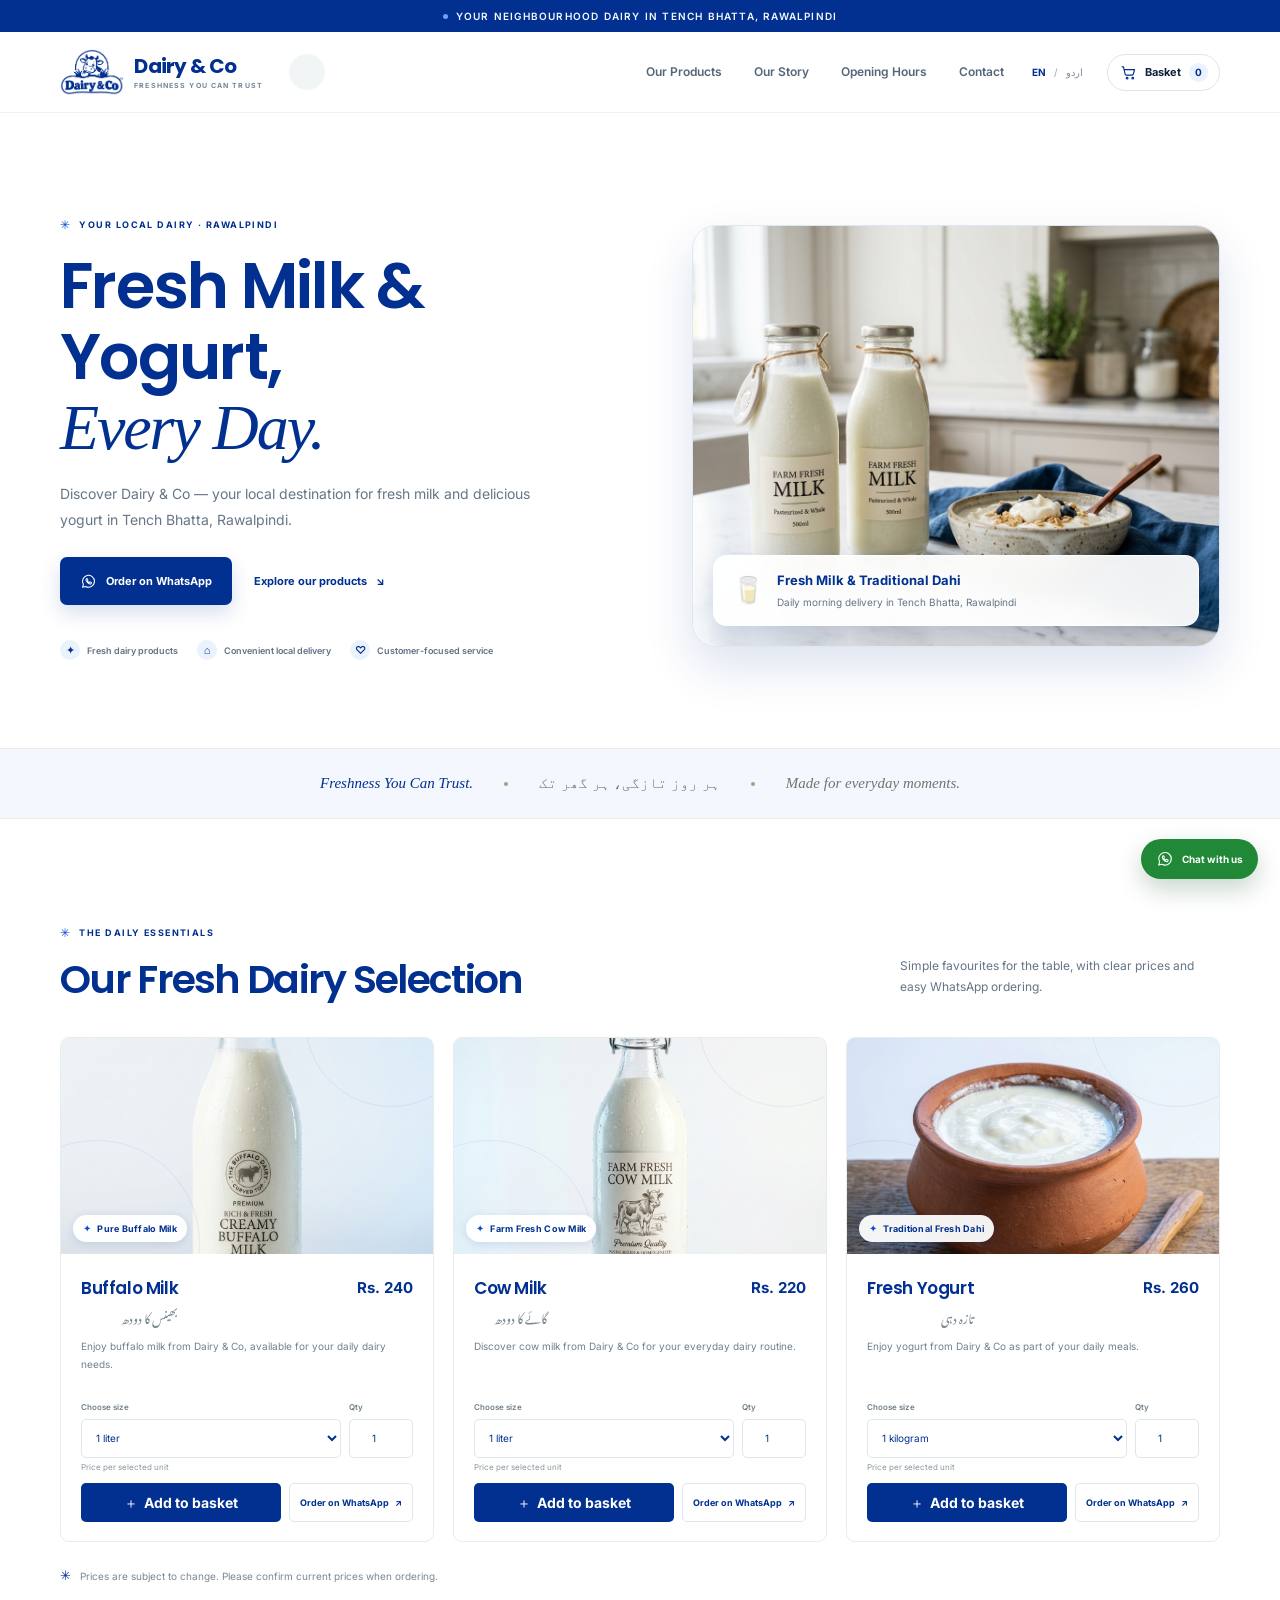
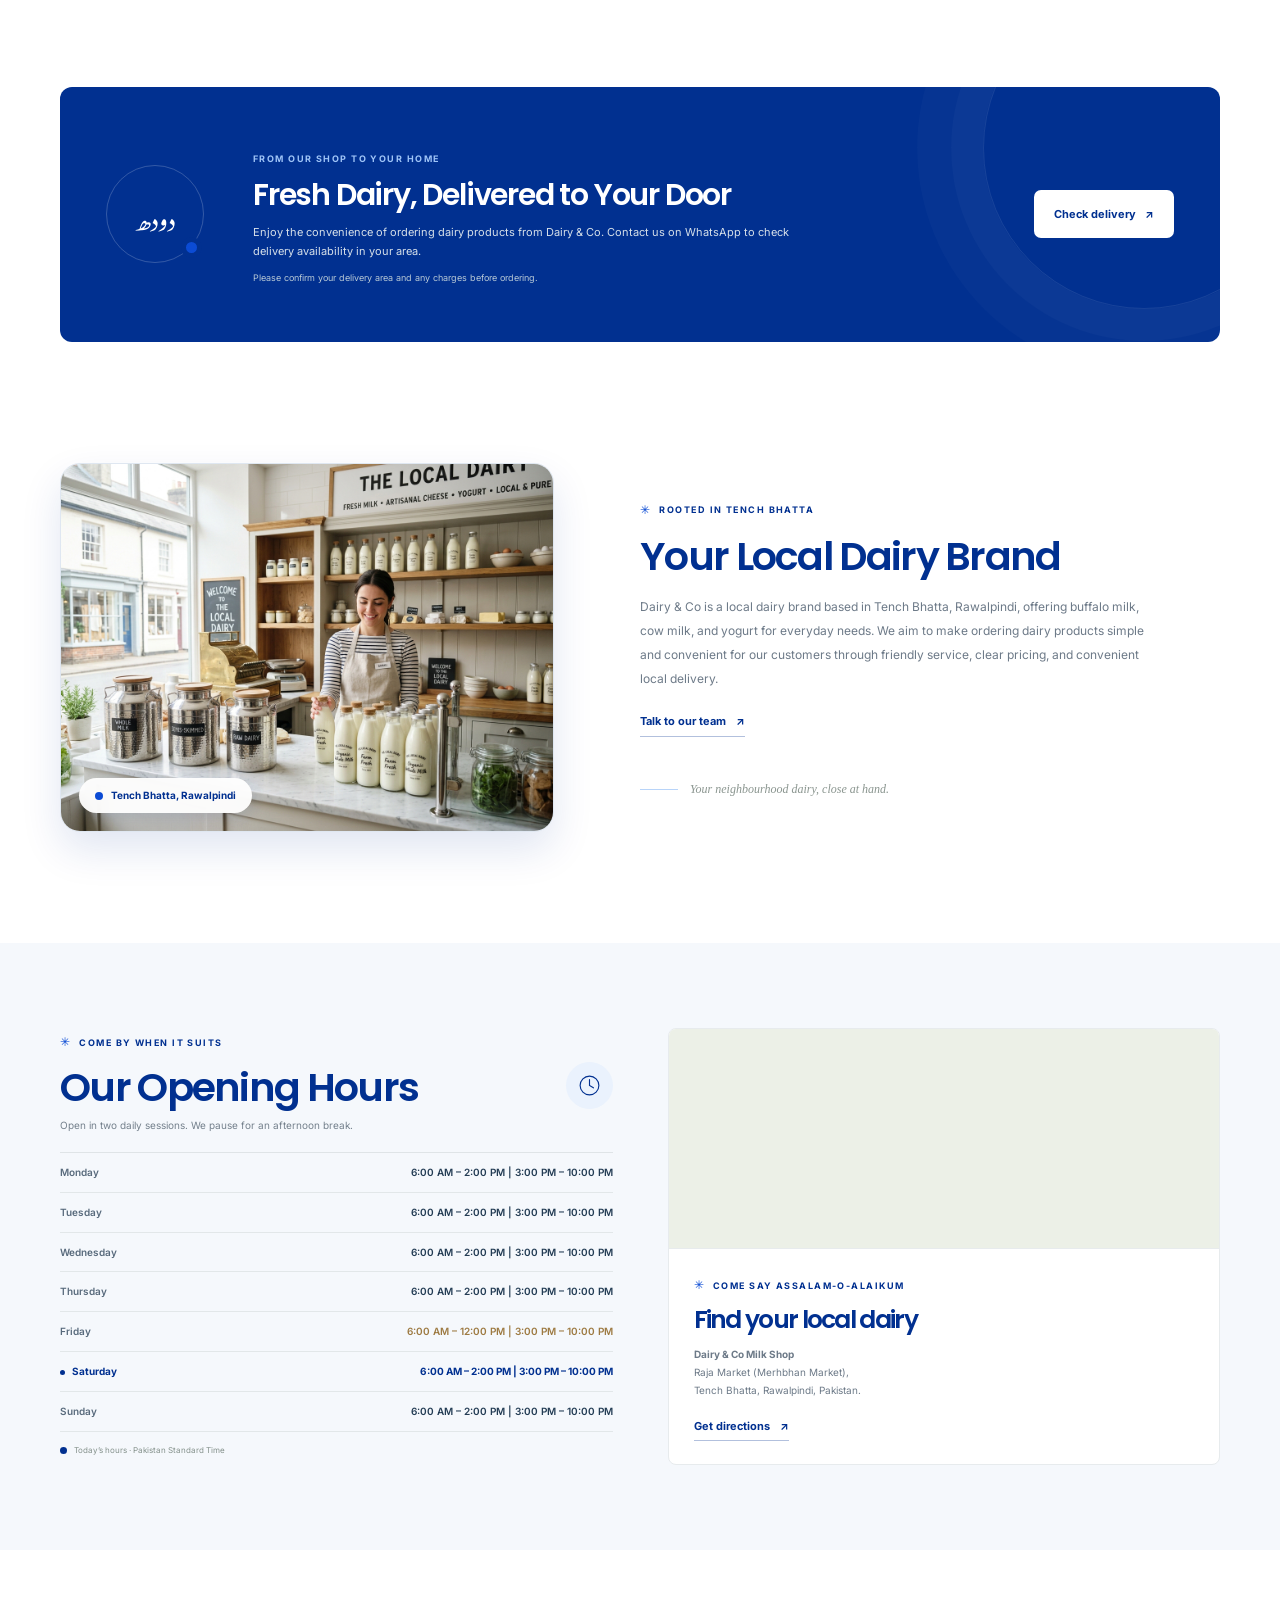
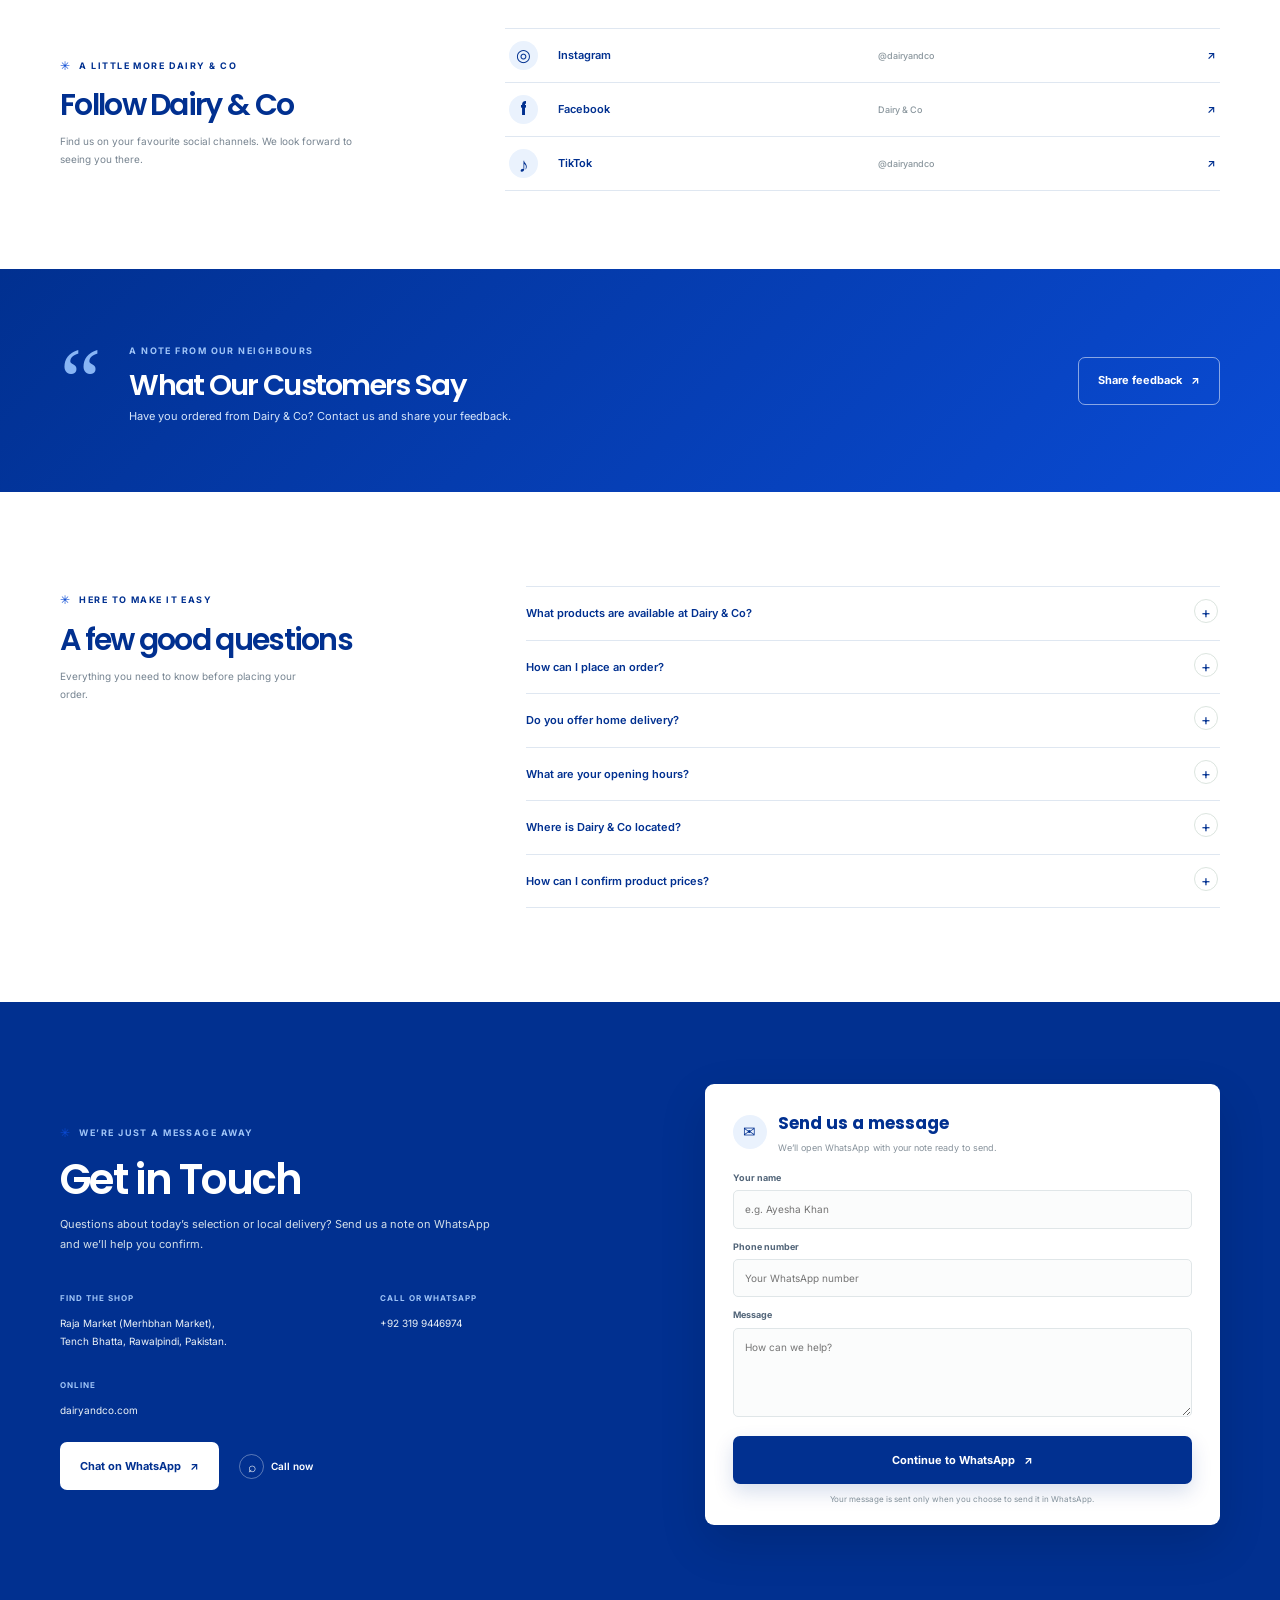
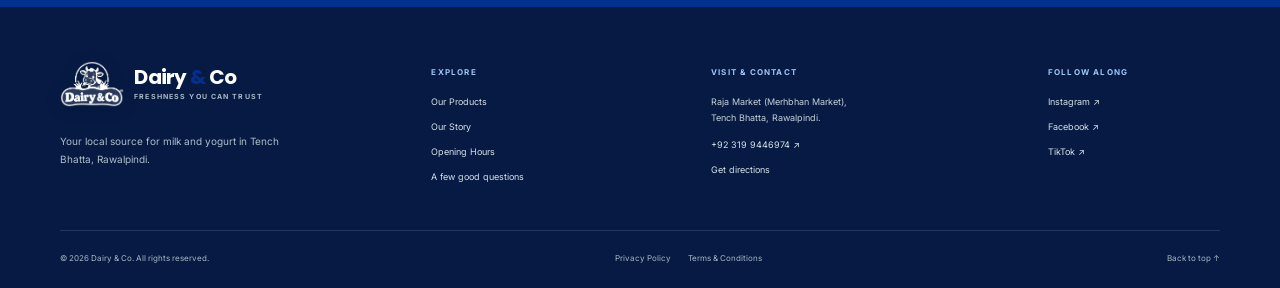
<file: index.html>
<!doctype html>
<html lang="en" dir="ltr">
<head>
  <meta charset="utf-8">
  <meta name="viewport" content="width=device-width, initial-scale=1">
  <meta name="theme-color" content="#013090">
  <title>Dairy &amp; Co — Fresh Milk &amp; Yogurt in Rawalpindi</title>
  <meta name="description" content="Order buffalo milk, cow milk and fresh yogurt from Dairy &amp; Co in Tench Bhatta, Rawalpindi. Message us on WhatsApp to confirm availability and delivery.">
  <meta name="keywords" content="milk Rawalpindi, buffalo milk Tench Bhatta, cow milk Rawalpindi, fresh yogurt Tench Bhatta, dairy delivery Rawalpindi">
  <link rel="canonical" href="https://dairyandco.com/">
  <link rel="icon" href="assets/brand-logo-transparent.png" type="image/png">
  <link rel="apple-touch-icon" href="assets/brand-logo-transparent.png">
  <meta property="og:type" content="website">
  <meta property="og:title" content="Dairy & Co — Fresh Milk & Yogurt in Rawalpindi">
  <meta property="og:description" content="Fresh milk and yogurt for everyday needs. Find Dairy & Co in Tench Bhatta, Rawalpindi, and message us to order.">
  <meta property="og:url" content="https://dairyandco.com/">
  <meta property="og:site_name" content="Dairy & Co">
  <meta property="og:image" content="https://dairyandco.com/assets/share-card.svg">
  <meta property="og:image:type" content="image/svg+xml">
  <meta property="og:image:width" content="1200">
  <meta property="og:image:height" content="630">
  <meta property="og:image:alt" content="Dairy & Co brand placeholder card. Replace with approved brand imagery.">
  <meta name="twitter:card" content="summary_large_image">
  <meta name="twitter:title" content="Dairy & Co — Fresh Milk & Yogurt in Rawalpindi">
  <meta name="twitter:description" content="Fresh milk and yogurt for everyday needs in Tench Bhatta, Rawalpindi.">
  <meta name="twitter:image" content="https://dairyandco.com/assets/share-card.svg">
  <link rel="preconnect" href="https://fonts.googleapis.com">
  <link rel="preconnect" href="https://fonts.gstatic.com" crossorigin>
  <link href="https://fonts.googleapis.com/css2?family=Inter:wght@400;500;600;700&family=Noto+Nastaliq+Urdu:wght@400;500;600&family=Poppins:wght@400;500;600;700;800&display=swap" rel="stylesheet">
  <link rel="stylesheet" href="styles.css">
  <script src="js/products.js" defer></script>
  <script src="js/app.js" defer></script>
  <script type="application/ld+json">
    {"@context":"https://schema.org","@type":"Store","name":"Dairy & Co","url":"https://dairyandco.com/","telephone":"+92-319-9446974","currenciesAccepted":"PKR","address":{"@type":"PostalAddress","streetAddress":"Raja Market (Merhbhan Market), Tench Bhatta","addressLocality":"Rawalpindi","addressCountry":"PK"},"openingHoursSpecification":[{"@type":"OpeningHoursSpecification","dayOfWeek":["Monday","Tuesday","Wednesday","Thursday","Saturday","Sunday"],"opens":"06:00","closes":"14:00"},{"@type":"OpeningHoursSpecification","dayOfWeek":["Monday","Tuesday","Wednesday","Thursday","Saturday","Sunday"],"opens":"15:00","closes":"22:00"},{"@type":"OpeningHoursSpecification","dayOfWeek":"Friday","opens":"06:00","closes":"12:00"},{"@type":"OpeningHoursSpecification","dayOfWeek":"Friday","opens":"15:00","closes":"22:00"}]}
  </script>
</head>
<body>
  <a class="skip-link" href="#main-content" data-i18n="skip">Skip to content</a>
  <div class="announcement"><span class="announcement-dot" aria-hidden="true"></span><span data-i18n="announcement">Your neighbourhood dairy in Tench Bhatta, Rawalpindi</span></div>
  <header class="site-header" id="top">
    <div class="header-inner page-wrap">
      <a class="brand" href="./" aria-label="Dairy &amp; Co home">
        <img class="brand-logo" src="assets/brand-logo-transparent.png" alt="Dairy &amp; Co Logo" width="58" height="42">
        <span class="brand-copy"><strong>Dairy <span>&amp;</span> Co</strong><small data-i18n="brandSub">FRESHNESS YOU CAN TRUST</small></span>
      </a>
      <button class="menu-toggle icon-button" type="button" aria-expanded="false" aria-controls="primary-nav" aria-label="Open menu" data-menu-toggle><span></span><span></span><span></span></button>
      <nav class="primary-nav" id="primary-nav" aria-label="Main navigation" data-i18n-aria="navLabel">
        <a href="#products" data-i18n="navProducts">Our Products</a>
        <a href="#story" data-i18n="navStory">Our Story</a>
        <a href="#hours" data-i18n="navHours">Opening Hours</a>
        <a href="#contact" data-i18n="navContact">Contact</a>
      </nav>
      <div class="header-actions">
        <div class="language-switch" role="group" aria-label="Choose language" data-i18n-aria="languageLabel">
          <button type="button" data-language="en" class="language-option is-active" aria-pressed="true">EN</button>
          <span aria-hidden="true">/</span>
          <button type="button" data-language="ur" class="language-option" aria-pressed="false">اردو</button>
        </div>
        <button class="cart-trigger" type="button" data-cart-open aria-label="Open order basket" data-i18n-aria="openCart"><svg viewBox="0 0 24 24" aria-hidden="true"><path d="M3 4h2l2.1 10.1a2 2 0 0 0 2 1.6h7.8a2 2 0 0 0 2-1.6L20.5 8H6"/><circle cx="10" cy="20" r="1.2"/><circle cx="18" cy="20" r="1.2"/></svg><span class="cart-label" data-i18n="basket">Basket</span><span class="cart-count" data-cart-count>0</span></button>
      </div>
    </div>
  </header>

  <main id="main-content">
    <section class="hero page-wrap" aria-labelledby="hero-title">
      <div class="hero-copy">
        <span class="eyebrow"><span class="eyebrow-mark" aria-hidden="true">✳</span><span data-i18n="heroEyebrow">YOUR LOCAL DAIRY · RAWALPINDI</span></span>
        <h1 id="hero-title" data-i18n="heroTitle">Fresh Milk &amp; Yogurt,<br><em>Every Day.</em></h1>
        <p class="hero-description" data-i18n="heroBody">Discover Dairy &amp; Co — your local destination for fresh milk and delicious yogurt in Tench Bhatta, Rawalpindi.</p>
        <div class="hero-actions">
          <a class="button button-primary" href="https://wa.me/923199446974?text=Assalam-o-Alaikum%20Dairy%20%26%20Co!%20I%27d%20like%20to%20ask%20about%20today%27s%20dairy%20selection." target="_blank" rel="noopener noreferrer"><svg viewBox="0 0 24 24" aria-hidden="true"><path d="M20.4 11.7a8.4 8.4 0 0 1-12.5 7.3l-4.3 1.1 1.2-4.1A8.4 8.4 0 1 1 20.4 11.7Z"/><path d="M9 8.1c.2-.4.4-.4.6-.4h.4c.2 0 .3 0 .4.3l.7 1.7c.1.2.1.4 0 .5l-.5.6c-.2.2-.2.4-.1.6.5.9 1.1 1.5 2 2 .2.1.4.1.6-.1l.7-.7c.2-.2.3-.2.5-.1l1.6.8c.2.1.3.2.3.4 0 .2-.1.9-.6 1.3-.4.4-1.1.6-1.8.4-.7-.2-1.6-.5-2.7-1.4-1.3-1.1-2.1-2.5-2.4-3.2-.3-.7-.3-1.3-.1-1.8.2-.4.4-.7.4-.9Z"/></svg><span data-i18n="orderWhatsApp">Order on WhatsApp</span></a>
          <a class="button button-quiet" href="#products"><span data-i18n="exploreProducts">Explore our products</span><span aria-hidden="true">↘</span></a>
        </div>
        <div class="hero-proof" aria-label="Why shop with Dairy & Co">
          <div><span class="proof-icon" aria-hidden="true">✦</span><span data-i18n="trust1">Fresh dairy products</span></div>
          <div><span class="proof-icon" aria-hidden="true">⌂</span><span data-i18n="trust2">Convenient local delivery</span></div>
          <div><span class="proof-icon" aria-hidden="true">♡</span><span data-i18n="trust3">Customer-focused service</span></div>
        </div>
      </div>
      <div class="hero-image-wrap" aria-label="Dairy &amp; Co fresh dairy selection">
        <img src="assets/hero-showcase.jpg" alt="Dairy &amp; Co fresh milk and yogurt" class="hero-image" loading="eager">
        <div class="hero-floating-card">
          <span class="floating-card-icon" aria-hidden="true">🥛</span>
          <div>
            <strong>Fresh Milk &amp; Traditional Dahi</strong>
            <small>Daily morning delivery in Tench Bhatta, Rawalpindi</small>
          </div>
        </div>
      </div>
    </section>

    <section class="promise-strip" aria-label="Brand promise"><div class="page-wrap promise-inner"><span data-i18n="promiseOne">Freshness You Can Trust.</span><i aria-hidden="true"></i><span lang="ur" dir="rtl">ہر روز تازگی، ہر گھر تک</span><i aria-hidden="true"></i><span data-i18n="promiseTwo">Made for everyday moments.</span></div></section>

    <section class="section products-section page-wrap" id="products" aria-labelledby="products-title">
      <div class="section-heading section-heading-row">
        <div><span class="eyebrow"><span class="eyebrow-mark" aria-hidden="true">✳</span><span data-i18n="catalogEyebrow">THE DAILY ESSENTIALS</span></span><h2 id="products-title" data-i18n="productsTitle">Our Fresh Dairy Selection</h2></div>
        <p class="section-aside" data-i18n="productsAside">Simple favourites for the table, with clear prices and easy WhatsApp ordering.</p>
      </div>
      <div class="product-grid" data-product-grid aria-live="polite"></div>
      <p class="price-note"><span class="note-star" aria-hidden="true">✳</span><span data-i18n="priceNote">Prices are subject to change. Please confirm current prices when ordering.</span></p>
    </section>

    <section class="delivery-band page-wrap" aria-labelledby="delivery-title">
      <div class="delivery-emblem" aria-hidden="true"><span>دودھ</span><i></i></div>
      <div class="delivery-copy"><span class="eyebrow eyebrow-light" data-i18n="deliveryEyebrow">FROM OUR SHOP TO YOUR HOME</span><h2 id="delivery-title" data-i18n="deliveryTitle">Fresh Dairy, Delivered to Your Door</h2><p data-i18n="deliveryBody">Enjoy the convenience of ordering dairy products from Dairy &amp; Co. Contact us on WhatsApp to check delivery availability in your area.</p><small data-i18n="deliveryFine">Please confirm your delivery area and any charges before ordering.</small></div>
      <a class="button button-light" href="https://wa.me/923199446974?text=Assalam-o-Alaikum%20Dairy%20%26%20Co!%20Could%20you%20please%20confirm%20delivery%20availability%20and%20charges%20for%20my%20area%3F" target="_blank" rel="noopener noreferrer"><span data-i18n="checkDelivery">Check delivery</span><span aria-hidden="true">↗</span></a>
    </section>

    <section class="section story-section page-wrap" id="story" aria-labelledby="story-title">
      <div class="story-image-wrap" aria-label="Dairy &amp; Co shop and local service">
        <img src="assets/story-shop.jpg" alt="Dairy &amp; Co local shop counter" class="story-image" loading="lazy">
        <div class="story-floating-card">
          <span class="badge-dot" aria-hidden="true"></span>
          <span>Tench Bhatta, Rawalpindi</span>
        </div>
      </div>
      <div class="story-copy"><span class="eyebrow"><span class="eyebrow-mark" aria-hidden="true">✳</span><span data-i18n="storyEyebrow">ROOTED IN TENCH BHATTA</span></span><h2 id="story-title" data-i18n="storyTitle">Your Local Dairy Brand</h2><p data-i18n="storyBody">Dairy &amp; Co is a local dairy brand based in Tench Bhatta, Rawalpindi, offering buffalo milk, cow milk, and yogurt for everyday needs. We aim to make ordering dairy products simple and convenient for our customers through friendly service, clear pricing, and convenient local delivery.</p><a class="text-link" href="#contact"><span data-i18n="talkToUs">Talk to our team</span><span aria-hidden="true">↗</span></a><div class="story-signoff"><span class="signoff-rule"></span><span data-i18n="storySignoff">Your neighbourhood dairy, close at hand.</span></div></div>
    </section>

    <section class="section hours-location" id="hours" aria-labelledby="hours-title">
      <div class="page-wrap hours-layout">
        <div class="hours-panel"><span class="eyebrow"><span class="eyebrow-mark" aria-hidden="true">✳</span><span data-i18n="hoursEyebrow">COME BY WHEN IT SUITS</span></span><div class="hours-title-row"><h2 id="hours-title" data-i18n="hoursTitle">Our Opening Hours</h2><span class="clock-icon" aria-hidden="true"><svg viewBox="0 0 32 32"><circle cx="16" cy="16" r="12"/><path d="M16 8.5V16l5 3"/></svg></span></div><p class="hours-note" data-i18n="hoursIntro">Open in two daily sessions. We pause for an afternoon break.</p><div class="hours-table-wrap"><table class="hours-table"><caption class="visually-hidden" data-i18n="hoursCaption">Dairy &amp; Co shop opening hours in Pakistan Standard Time</caption><tbody data-hours-list></tbody></table></div><div class="hours-key"><span class="current-day-dot"></span><span data-i18n="todayNote">Today’s hours · Pakistan Standard Time</span></div></div>
        <div class="location-panel"><div class="location-map"><iframe src="https://www.google.com/maps/embed?pb=!1m18!1m12!1m3!1d3324.089886470072!2d73.0343181!3d33.5804205!2m3!1f0!2f0!3f0!3m2!1i1024!2i768!4f13.1!3m3!1m2!1s0x38df9324d0a3ddad%3A0x1d1e0621e586e24a!2sDairy%26Co%20Milk%20Shop!5e0!3m2!1sen!2spk!4v1710000000000!5m2!1sen!2spk" width="100%" height="220" style="border:0;" allowfullscreen="" loading="lazy" referrerpolicy="no-referrer-when-downgrade" title="Dairy &amp; Co Milk Shop Location Map"></iframe></div><div class="location-copy"><span class="eyebrow"><span class="eyebrow-mark" aria-hidden="true">✳</span><span data-i18n="locationEyebrow">COME SAY ASSALAM-O-ALAIKUM</span></span><h2 data-i18n="locationTitle">Find your local dairy</h2><p><strong>Dairy &amp; Co Milk Shop</strong><br>Raja Market (Merhbhan Market),<br>Tench Bhatta, Rawalpindi, Pakistan.</p><a class="text-link" href="https://maps.app.goo.gl/4SAoBDi3jdb2F4UU9" target="_blank" rel="noopener noreferrer"><span data-i18n="getDirections">Get directions</span><span aria-hidden="true">↗</span></a></div></div>
      </div>
    </section>

    <section class="social-section page-wrap" aria-labelledby="social-title"><div class="social-intro"><span class="eyebrow"><span class="eyebrow-mark" aria-hidden="true">✳</span><span data-i18n="socialEyebrow">A LITTLE MORE DAIRY &amp; CO</span></span><h2 id="social-title" data-i18n="socialTitle">Follow Dairy &amp; Co</h2><p data-i18n="socialBody">Find us on your favourite social channels. We look forward to seeing you there.</p></div><div class="social-links"><a href="https://www.instagram.com/dairyandco/" target="_blank" rel="noopener noreferrer" aria-label="Instagram — Dairy &amp; Co"><span class="social-icon instagram-icon" aria-hidden="true">◎</span><span>Instagram</span><b>@dairyandco</b><span class="social-arrow" aria-hidden="true">↗</span></a><a href="https://www.facebook.com/dairyandco/" target="_blank" rel="noopener noreferrer" aria-label="Facebook — Dairy &amp; Co"><span class="social-icon facebook-icon" aria-hidden="true">f</span><span>Facebook</span><b>Dairy &amp; Co</b><span class="social-arrow" aria-hidden="true">↗</span></a><a href="https://www.tiktok.com/@dairyandco" target="_blank" rel="noopener noreferrer" aria-label="TikTok — Dairy &amp; Co"><span class="social-icon tiktok-icon" aria-hidden="true">♪</span><span>TikTok</span><b>@dairyandco</b><span class="social-arrow" aria-hidden="true">↗</span></a></div></section>

    <section class="review-invite"><div class="page-wrap review-inner"><span class="review-mark" aria-hidden="true">“</span><div><span class="eyebrow eyebrow-light" data-i18n="reviewEyebrow">A NOTE FROM OUR NEIGHBOURS</span><h2 data-i18n="reviewTitle">What Our Customers Say</h2><p data-i18n="reviewBody">Have you ordered from Dairy &amp; Co? Contact us and share your feedback.</p></div><a class="button button-outline-light" href="https://wa.me/923199446974?text=Assalam-o-Alaikum%20Dairy%20%26%20Co!%20I%27d%20like%20to%20share%20feedback%20about%20my%20order." target="_blank" rel="noopener noreferrer"><span data-i18n="shareFeedback">Share feedback</span><span aria-hidden="true">↗</span></a></div></section>

    <section class="section faq-section page-wrap" id="faq" aria-labelledby="faq-title"><div class="faq-intro"><span class="eyebrow"><span class="eyebrow-mark" aria-hidden="true">✳</span><span data-i18n="faqEyebrow">HERE TO MAKE IT EASY</span></span><h2 id="faq-title" data-i18n="faqTitle">A few good questions</h2><p data-i18n="faqAside">Everything you need to know before placing your order.</p></div><div class="faq-list">
      <details><summary data-i18n="faqQ1">What products are available at Dairy &amp; Co?</summary><p data-i18n="faqA1">Buffalo milk, cow milk, and yogurt.</p></details>
      <details><summary data-i18n="faqQ2">How can I place an order?</summary><p data-i18n="faqA2">Contact us through WhatsApp to confirm your products and order details.</p></details>
      <details><summary data-i18n="faqQ3">Do you offer home delivery?</summary><p data-i18n="faqA3">Contact us to confirm delivery availability in your area.</p></details>
      <details><summary data-i18n="faqQ4">What are your opening hours?</summary><p data-i18n="faqA4">We are open daily in two sessions, with different morning hours on Friday. See the Opening Hours section for the full schedule.</p></details>
      <details><summary data-i18n="faqQ5">Where is Dairy &amp; Co located?</summary><p data-i18n="faqA5">Raja Market (Merhbhan Market), Tench Bhatta, Rawalpindi, Pakistan.</p></details>
      <details><summary data-i18n="faqQ6">How can I confirm product prices?</summary><p data-i18n="faqA6">View the listed prices on our website or contact us on WhatsApp for confirmation.</p></details>
    </div></section>

    <section class="contact-section" id="contact" aria-labelledby="contact-title"><div class="page-wrap contact-layout"><div class="contact-copy"><span class="eyebrow eyebrow-light"><span class="eyebrow-mark" aria-hidden="true">✳</span><span data-i18n="contactEyebrow">WE’RE JUST A MESSAGE AWAY</span></span><h2 id="contact-title" data-i18n="contactTitle">Get in Touch</h2><p data-i18n="contactBody">Questions about today’s selection or local delivery? Send us a note on WhatsApp and we’ll help you confirm.</p><div class="contact-details"><div><span data-i18n="contactAddressLabel">FIND THE SHOP</span><p>Raja Market (Merhbhan Market),<br>Tench Bhatta, Rawalpindi, Pakistan.</p></div><div><span data-i18n="contactPhoneLabel">CALL OR WHATSAPP</span><p><a href="tel:+923199446974">+92 319 9446974</a></p></div><div><span data-i18n="contactWebsiteLabel">ONLINE</span><p><a href="https://dairyandco.com">dairyandco.com</a></p></div></div><div class="contact-actions"><a class="button button-light" href="https://wa.me/923199446974?text=Assalam-o-Alaikum%20Dairy%20%26%20Co!" target="_blank" rel="noopener noreferrer"><span data-i18n="chatWhatsApp">Chat on WhatsApp</span><span aria-hidden="true">↗</span></a><a class="contact-call" href="tel:+923199446974"><span aria-hidden="true">⌕</span><span data-i18n="callNow">Call now</span></a></div></div>
      <form class="contact-form" data-contact-form><div class="form-heading"><span class="form-icon" aria-hidden="true">✉</span><div><h3 data-i18n="formTitle">Send us a message</h3><p data-i18n="formIntro">We’ll open WhatsApp with your note ready to send.</p></div></div><label for="contact-name" data-i18n="nameLabel">Your name</label><input id="contact-name" name="name" autocomplete="name" required data-i18n-placeholder="namePlaceholder" placeholder="e.g. Ayesha Khan"><label for="contact-phone" data-i18n="phoneLabel">Phone number</label><input id="contact-phone" name="phone" type="tel" autocomplete="tel" required data-i18n-placeholder="phonePlaceholder" placeholder="Your WhatsApp number"><label for="contact-message" data-i18n="messageLabel">Message</label><textarea id="contact-message" name="message" rows="4" required data-i18n-placeholder="messagePlaceholder" placeholder="How can we help?"></textarea><button class="button button-primary button-full" type="submit"><span data-i18n="sendWhatsApp">Continue to WhatsApp</span><span aria-hidden="true">↗</span></button><p class="form-note" data-i18n="formNote">Your message is sent only when you choose to send it in WhatsApp.</p></form>
    </div></section>
  </main>

  <footer class="site-footer"><div class="page-wrap footer-main"><div class="footer-brand"><a class="brand brand-footer" href="#top"><img class="brand-logo brand-logo-white" src="assets/brand-logo-white.png" alt="Dairy &amp; Co" width="68" height="48"><span class="brand-copy"><strong>Dairy <span>&amp;</span> Co</strong><small data-i18n="brandSub">FRESHNESS YOU CAN TRUST</small></span></a><p data-i18n="footerBlurb">Your local source for milk and yogurt in Tench Bhatta, Rawalpindi.</p></div><div class="footer-col"><h3 data-i18n="footerExplore">EXPLORE</h3><a href="#products" data-i18n="navProducts">Our Products</a><a href="#story" data-i18n="navStory">Our Story</a><a href="#hours" data-i18n="navHours">Opening Hours</a><a href="#faq" data-i18n="faqTitle">FAQs</a></div><div class="footer-col"><h3 data-i18n="footerVisit">VISIT &amp; CONTACT</h3><p>Raja Market (Merhbhan Market),<br>Tench Bhatta, Rawalpindi.</p><a href="https://wa.me/923199446974" target="_blank" rel="noopener noreferrer">+92 319 9446974 ↗</a><a href="https://maps.app.goo.gl/4SAoBDi3jdb2F4UU9" target="_blank" rel="noopener noreferrer" data-i18n="getDirections">Get directions</a></div><div class="footer-col"><h3 data-i18n="footerFollow">FOLLOW ALONG</h3><a href="https://www.instagram.com/dairyandco/" target="_blank" rel="noopener noreferrer">Instagram ↗</a><a href="https://www.facebook.com/dairyandco/" target="_blank" rel="noopener noreferrer">Facebook ↗</a><a href="https://www.tiktok.com/@dairyandco" target="_blank" rel="noopener noreferrer">TikTok ↗</a></div></div><div class="footer-bottom page-wrap"><span>© 2026 Dairy &amp; Co. <span data-i18n="copyright">All rights reserved.</span></span><div><a href="privacy.html" data-i18n="privacyLink">Privacy Policy</a><a href="terms.html" data-i18n="termsLink">Terms &amp; Conditions</a></div><a class="back-top" href="#top" data-i18n="backTop">Back to top ↑</a></div></footer>

  <a class="floating-whatsapp" href="https://wa.me/923199446974?text=Assalam-o-Alaikum%20Dairy%20%26%20Co!" target="_blank" rel="noopener noreferrer" aria-label="Chat with Dairy &amp; Co on WhatsApp" data-i18n-aria="floatingWhatsApp"><svg viewBox="0 0 24 24" aria-hidden="true"><path d="M20.4 11.7a8.4 8.4 0 0 1-12.5 7.3l-4.3 1.1 1.2-4.1A8.4 8.4 0 1 1 20.4 11.7Z"/><path d="M9 8.1c.2-.4.4-.4.6-.4h.4c.2 0 .3 0 .4.3l.7 1.7c.1.2.1.4 0 .5l-.5.6c-.2.2-.2.4-.1.6.5.9 1.1 1.5 2 2 .2.1.4.1.6-.1l.7-.7c.2-.2.3-.2.5-.1l1.6.8c.2.1.3.2.3.4 0 .2-.1.9-.6 1.3-.4.4-1.1.6-1.8.4-.7-.2-1.6-.5-2.7-1.4-1.3-1.1-2.1-2.5-2.4-3.2-.3-.7-.3-1.3-.1-1.8.2-.4.4-.7.4-.9Z"/></svg><span data-i18n="chatLabel">Chat with us</span></a>

  <dialog class="cart-dialog" aria-labelledby="cart-title" data-cart-dialog>
    <div class="cart-panel"><div class="cart-heading"><div><span class="eyebrow"><span class="eyebrow-mark" aria-hidden="true">✳</span><span data-i18n="basketEyebrow">YOUR SELECTION</span></span><h2 id="cart-title" data-i18n="basket">Your basket</h2></div><button type="button" class="icon-button cart-close" data-cart-close aria-label="Close basket" data-i18n-aria="closeBasket">×</button></div>
      <div class="cart-items" data-cart-items></div>
      <div class="cart-empty" data-cart-empty><span class="empty-icon" aria-hidden="true">◌</span><p data-i18n="emptyBasket">Your basket is waiting for a little something.</p><button class="text-link" type="button" data-cart-continue><span data-i18n="browseProducts">Browse products</span><span aria-hidden="true">↗</span></button></div>
      <div class="cart-checkout" data-cart-checkout hidden><div class="cart-subtotal"><span data-i18n="estimate">Estimated total</span><strong data-cart-total>Rs. 0</strong></div><p class="cart-disclaimer" data-i18n="cartDisclaimer">Estimate excludes any delivery charges. Please confirm availability, your area and charges with Dairy &amp; Co.</p><label for="order-name" data-i18n="nameLabel">Your name</label><input id="order-name" autocomplete="name" data-i18n-placeholder="namePlaceholder" placeholder="e.g. Ayesha Khan"><label for="order-address" data-i18n="addressLabel">Delivery address</label><textarea id="order-address" rows="3" autocomplete="street-address" data-i18n-placeholder="addressPlaceholder" placeholder="Your address in Rawalpindi"></textarea><button class="button button-primary button-full" type="button" data-submit-order><span data-i18n="sendOrder">Send order request on WhatsApp</span><span aria-hidden="true">↗</span></button><p class="cart-smallprint" data-i18n="orderPending">Your request is not confirmed until Dairy &amp; Co accepts it. No online payment is taken on this website.</p></div>
    </div>
  </dialog>
  <div class="screen-reader-live visually-hidden" aria-live="polite" data-live-region></div>
</body>
</html>
</file>
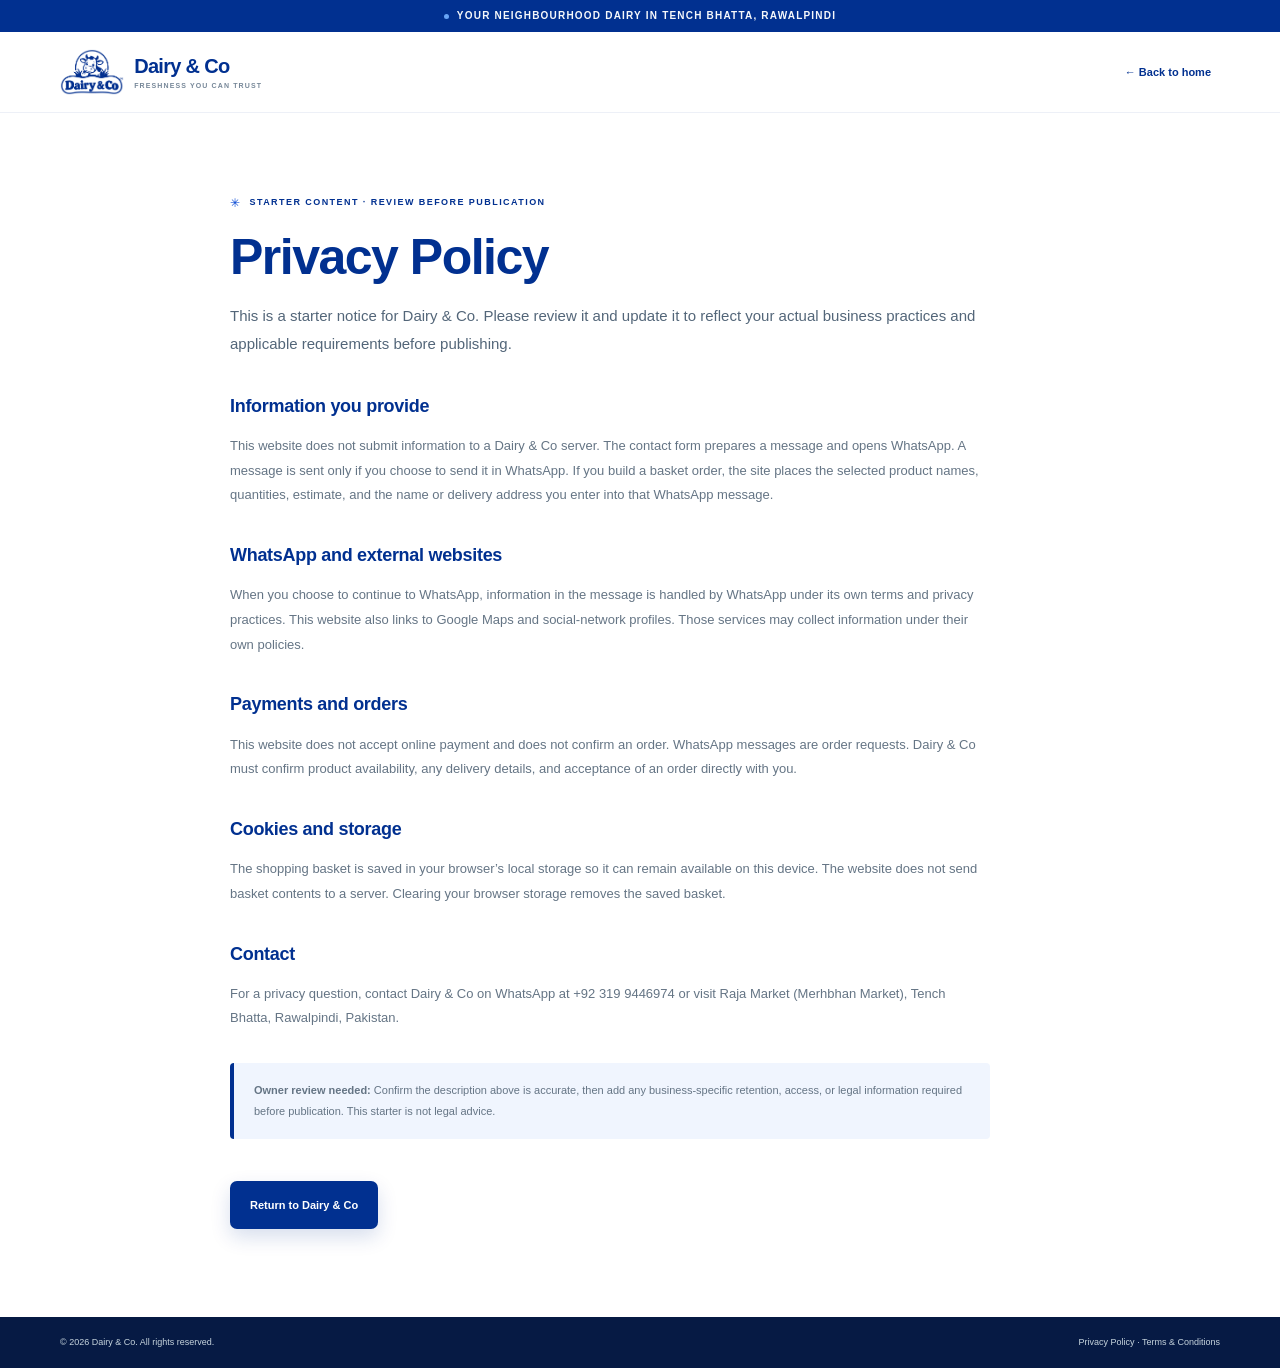
<file: privacy.html>
<!doctype html>
<html lang="en" dir="ltr">
<head>
  <meta charset="utf-8"><meta name="viewport" content="width=device-width, initial-scale=1"><meta name="theme-color" content="#013090">
  <title>Privacy Policy — Dairy &amp; Co</title>
  <meta name="description" content="Review the Dairy & Co privacy policy starter for this WhatsApp-only dairy storefront in Rawalpindi.">
  <link rel="canonical" href="https://dairyandco.com/privacy"><link rel="icon" href="assets/brand-logo-transparent.png" type="image/png"><link rel="stylesheet" href="styles.css">
  <meta property="og:type" content="website"><meta property="og:title" content="Privacy Policy — Dairy &amp; Co"><meta property="og:description" content="A reviewable starter privacy notice for Dairy &amp; Co."><meta property="og:url" content="https://dairyandco.com/privacy"><meta property="og:site_name" content="Dairy &amp; Co"><meta property="og:image" content="https://dairyandco.com/assets/share-card.svg"><meta property="og:image:type" content="image/svg+xml"><meta property="og:image:alt" content="Dairy &amp; Co brand placeholder card; replace with approved imagery."><meta name="twitter:card" content="summary">
</head>
<body>
  <div class="announcement"><span class="announcement-dot" aria-hidden="true"></span>Your neighbourhood dairy in Tench Bhatta, Rawalpindi</div>
  <header class="site-header"><div class="header-inner page-wrap"><a class="brand" href="./"><img class="brand-logo" src="assets/brand-logo-transparent.png" alt="Dairy &amp; Co Logo" width="58" height="42"><span class="brand-copy"><strong>Dairy <span>&amp;</span> Co</strong><small>FRESHNESS YOU CAN TRUST</small></span></a><a class="button button-quiet" href="./">← Back to home</a></div></header>
  <main id="main-content" class="policy-page page-wrap"><span class="eyebrow"><span class="eyebrow-mark" aria-hidden="true">✳</span>STARTER CONTENT · REVIEW BEFORE PUBLICATION</span><h1>Privacy Policy</h1><p class="policy-lead">This is a starter notice for Dairy &amp; Co. Please review it and update it to reflect your actual business practices and applicable requirements before publishing.</p>
    <h2>Information you provide</h2><p>This website does not submit information to a Dairy &amp; Co server. The contact form prepares a message and opens WhatsApp. A message is sent only if you choose to send it in WhatsApp. If you build a basket order, the site places the selected product names, quantities, estimate, and the name or delivery address you enter into that WhatsApp message.</p>
    <h2>WhatsApp and external websites</h2><p>When you choose to continue to WhatsApp, information in the message is handled by WhatsApp under its own terms and privacy practices. This website also links to Google Maps and social-network profiles. Those services may collect information under their own policies.</p>
    <h2>Payments and orders</h2><p>This website does not accept online payment and does not confirm an order. WhatsApp messages are order requests. Dairy &amp; Co must confirm product availability, any delivery details, and acceptance of an order directly with you.</p>
    <h2>Cookies and storage</h2><p>The shopping basket is saved in your browser’s local storage so it can remain available on this device. The website does not send basket contents to a server. Clearing your browser storage removes the saved basket.</p>
    <h2>Contact</h2><p>For a privacy question, contact Dairy &amp; Co on WhatsApp at <a href="https://wa.me/923199446974">+92 319 9446974</a> or visit Raja Market (Merhbhan Market), Tench Bhatta, Rawalpindi, Pakistan.</p>
    <p class="policy-review-note"><strong>Owner review needed:</strong> Confirm the description above is accurate, then add any business-specific retention, access, or legal information required before publication. This starter is not legal advice.</p><a class="button button-primary" href="./">Return to Dairy &amp; Co</a>
  </main>
  <footer class="policy-footer"><div class="page-wrap"><span>© 2026 Dairy &amp; Co. All rights reserved.</span><span><a href="privacy.html">Privacy Policy</a> · <a href="terms.html">Terms &amp; Conditions</a></span></div></footer>
</body>
</html>
</file>
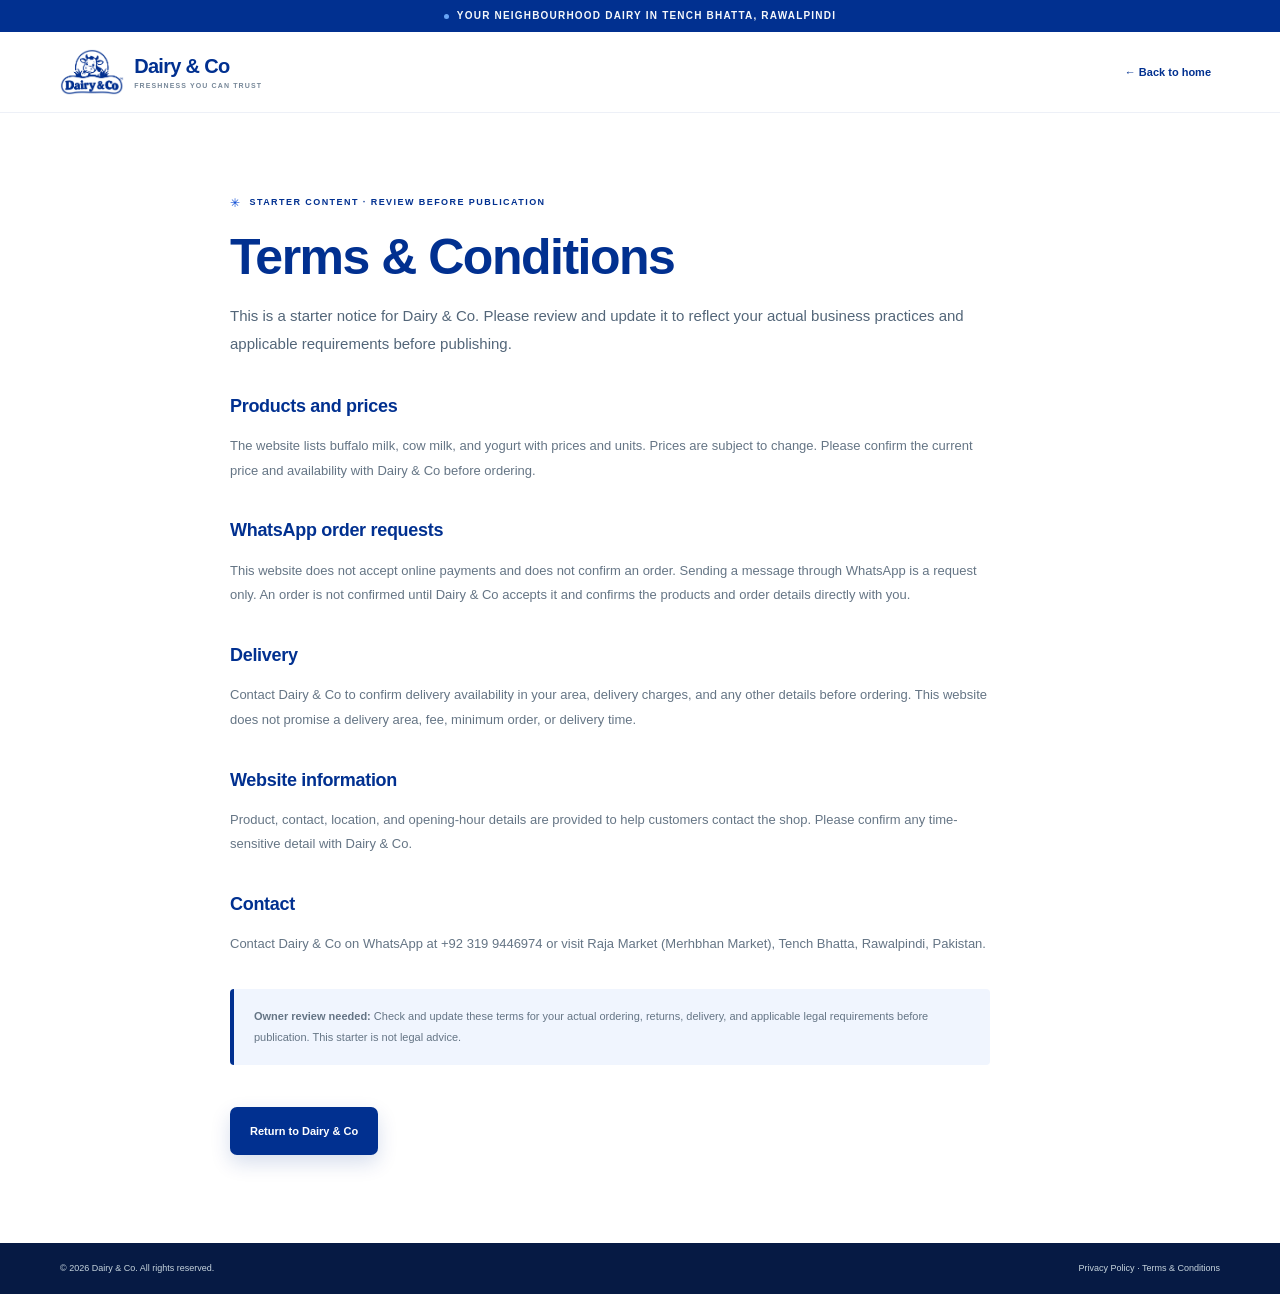
<file: terms.html>
<!doctype html>
<html lang="en" dir="ltr">
<head>
  <meta charset="utf-8"><meta name="viewport" content="width=device-width, initial-scale=1"><meta name="theme-color" content="#013090">
  <title>Terms &amp; Conditions — Dairy &amp; Co</title>
  <meta name="description" content="Review the Dairy & Co terms and conditions starter for this WhatsApp-only dairy storefront in Rawalpindi.">
  <link rel="canonical" href="https://dairyandco.com/terms"><link rel="icon" href="assets/brand-logo-transparent.png" type="image/png"><link rel="stylesheet" href="styles.css">
  <meta property="og:type" content="website"><meta property="og:title" content="Terms &amp; Conditions — Dairy &amp; Co"><meta property="og:description" content="A reviewable starter terms notice for Dairy &amp; Co."><meta property="og:url" content="https://dairyandco.com/terms"><meta property="og:site_name" content="Dairy &amp; Co"><meta property="og:image" content="https://dairyandco.com/assets/share-card.svg"><meta property="og:image:type" content="image/svg+xml"><meta property="og:image:alt" content="Dairy &amp; Co brand placeholder card; replace with approved imagery."><meta name="twitter:card" content="summary">
</head>
<body>
  <div class="announcement"><span class="announcement-dot" aria-hidden="true"></span>Your neighbourhood dairy in Tench Bhatta, Rawalpindi</div>
  <header class="site-header"><div class="header-inner page-wrap"><a class="brand" href="./"><img class="brand-logo" src="assets/brand-logo-transparent.png" alt="Dairy &amp; Co Logo" width="58" height="42"><span class="brand-copy"><strong>Dairy <span>&amp;</span> Co</strong><small>FRESHNESS YOU CAN TRUST</small></span></a><a class="button button-quiet" href="./">← Back to home</a></div></header>
  <main id="main-content" class="policy-page page-wrap"><span class="eyebrow"><span class="eyebrow-mark" aria-hidden="true">✳</span>STARTER CONTENT · REVIEW BEFORE PUBLICATION</span><h1>Terms &amp; Conditions</h1><p class="policy-lead">This is a starter notice for Dairy &amp; Co. Please review and update it to reflect your actual business practices and applicable requirements before publishing.</p>
    <h2>Products and prices</h2><p>The website lists buffalo milk, cow milk, and yogurt with prices and units. Prices are subject to change. Please confirm the current price and availability with Dairy &amp; Co before ordering.</p>
    <h2>WhatsApp order requests</h2><p>This website does not accept online payments and does not confirm an order. Sending a message through WhatsApp is a request only. An order is not confirmed until Dairy &amp; Co accepts it and confirms the products and order details directly with you.</p>
    <h2>Delivery</h2><p>Contact Dairy &amp; Co to confirm delivery availability in your area, delivery charges, and any other details before ordering. This website does not promise a delivery area, fee, minimum order, or delivery time.</p>
    <h2>Website information</h2><p>Product, contact, location, and opening-hour details are provided to help customers contact the shop. Please confirm any time-sensitive detail with Dairy &amp; Co.</p>
    <h2>Contact</h2><p>Contact Dairy &amp; Co on WhatsApp at <a href="https://wa.me/923199446974">+92 319 9446974</a> or visit Raja Market (Merhbhan Market), Tench Bhatta, Rawalpindi, Pakistan.</p>
    <p class="policy-review-note"><strong>Owner review needed:</strong> Check and update these terms for your actual ordering, returns, delivery, and applicable legal requirements before publication. This starter is not legal advice.</p><a class="button button-primary" href="./">Return to Dairy &amp; Co</a>
  </main>
  <footer class="policy-footer"><div class="page-wrap"><span>© 2026 Dairy &amp; Co. All rights reserved.</span><span><a href="privacy.html">Privacy Policy</a> · <a href="terms.html">Terms &amp; Conditions</a></span></div></footer>
</body>
</html>
</file>
<file: styles.css>
:root{--blue:#013090;--blue-deep:#061A44;--green:#013090;--blue-vibrant:#0B4BD4;--blue-ice:#EAF2FD;--blue-soft:#F4F8FE;--green-bright:#0B4BD4;--cream:#F4F8FE;--white:#fff;--gray:#F5F8FC;--ink:#0E223D;--muted:#647588;--line:#DFE7F1;--gold:#d2aa65;--serif:Georgia,'Times New Roman',serif;--heading:'Poppins',sans-serif;--body:'Inter',sans-serif;--urdu:'Noto Nastaliq Urdu','Noto Naskh Arabic',serif;--wrap:1160px;--shadow:0 18px 48px rgba(1,48,144,.09);font-synthesis:none;text-rendering:optimizeLegibility;scroll-behavior:smooth}
*{box-sizing:border-box}body{margin:0;background:var(--white);color:var(--ink);font-family:var(--body);font-size:15px;line-height:1.68;-webkit-font-smoothing:antialiased}a{color:inherit;text-decoration:none}button,input,textarea,select{font:inherit}button,a{-webkit-tap-highlight-color:transparent}button{color:inherit}.page-wrap{width:min(var(--wrap),calc(100% - 56px));margin-inline:auto}.visually-hidden{position:absolute!important;width:1px!important;height:1px!important;padding:0!important;margin:-1px!important;overflow:hidden!important;clip:rect(0,0,0,0)!important;white-space:nowrap!important;border:0!important}.skip-link{position:fixed;z-index:1000;top:10px;inset-inline-start:10px;padding:10px 16px;background:var(--blue);color:#fff;border-radius:8px;transform:translateY(-160%)}.skip-link:focus{transform:translateY(0)}
.announcement{min-height:32px;padding:5px 16px;display:flex;justify-content:center;align-items:center;gap:8px;background:var(--blue);color:#f6f8fb;font-size:10px;letter-spacing:.12em;text-transform:uppercase;font-weight:600}.announcement-dot{width:5px;height:5px;border-radius:50%;background:#68A4F5}.site-header{position:sticky;top:0;z-index:30;background:rgba(255,255,255,.95);backdrop-filter:blur(14px);border-bottom:1px solid rgba(1,48,144,.07)}.header-inner{min-height:80px;display:flex;align-items:center;justify-content:space-between;gap:26px}.brand{display:inline-flex;align-items:center;gap:10px;flex:none}.brand-symbol{width:31px;height:35px;color:var(--green);display:inline-flex}.brand-symbol svg{width:100%;height:100%}.brand-copy{display:flex;flex-direction:column;line-height:1.1}.brand-copy strong{font-family:var(--heading);font-size:20px;letter-spacing:-.7px;color:var(--blue);font-weight:700}.brand-copy strong span{color:var(--green)}.brand-copy small{padding-top:5px;font-family:var(--body);font-size:7px;letter-spacing:.16em;font-weight:700;color:#768798}.primary-nav{display:flex;align-items:center;gap:32px;margin-inline-start:auto}.primary-nav a{font-size:12px;color:#53667a;font-weight:600;transition:color .2s}.primary-nav a:hover,.primary-nav a:focus-visible{color:var(--green)}.header-actions{display:flex;align-items:center;gap:22px}.language-switch{display:flex;align-items:center;gap:6px;color:#9ca7b0;font-size:10px}.language-option{padding:5px 2px;border:0;background:transparent;color:#7f8c99;font-size:10px;font-weight:700;cursor:pointer}.language-option.is-active{color:var(--blue)}.cart-trigger{display:flex;align-items:center;gap:8px;border:1px solid #dce5e9;background:#fff;border-radius:99px;padding:8px 11px 8px 12px;font-size:11px;font-weight:700;cursor:pointer;transition:border-color .2s,box-shadow .2s}.cart-trigger:hover{border-color:#aec4ce;box-shadow:0 4px 14px rgba(1,48,144,.08)}.cart-trigger svg{width:17px;height:17px;fill:none;stroke:var(--blue);stroke-width:1.6;stroke-linecap:round;stroke-linejoin:round}.cart-count{display:grid;place-items:center;width:19px;height:19px;border-radius:50%;background:#EAF2FD;color:var(--green);font-size:10px}.menu-toggle{display:none}
.hero{min-height:605px;padding-block:62px 58px;display:grid;grid-template-columns:1.05fr .95fr;align-items:center;gap:48px}.hero-copy{padding-block:14px}.eyebrow{display:inline-flex;align-items:center;gap:8px;color:var(--green);font-size:9px;font-weight:700;letter-spacing:.16em;line-height:1.5;text-transform:uppercase}.eyebrow-mark{font-size:12px;color:#0B4BD4}.hero h1,.section h2,.delivery-copy h2,.location-copy h2,.social-intro h2,.review-inner h2,.contact-copy h2,.faq-intro h2{margin:15px 0 14px;color:var(--blue);font-family:var(--heading);font-weight:600;line-height:1.13;letter-spacing:-1.7px}.hero h1{font-size:clamp(42px,5vw,66px);line-height:1.1;max-width:610px}.hero h1 em{font-family:var(--serif);color:var(--green);font-weight:400;letter-spacing:-2.1px}.hero-description{max-width:470px;margin:18px 0 24px;color:#667687;font-size:14px;line-height:1.85}.hero-actions{display:flex;align-items:center;gap:13px}.button{min-height:48px;padding:0 19px;border:1px solid transparent;border-radius:7px;display:inline-flex;align-items:center;justify-content:center;gap:9px;font-size:11px;font-weight:700;transition:transform .22s,box-shadow .22s,background .22s,border-color .22s;cursor:pointer}.button:hover{transform:translateY(-2px)}.button:focus-visible,.text-link:focus-visible,a:focus-visible,button:focus-visible,input:focus-visible,textarea:focus-visible,summary:focus-visible{outline:3px solid rgba(1,48,144,.36);outline-offset:3px}.button-primary{background:var(--green);color:#fff;box-shadow:0 8px 20px rgba(1,48,144,.16)}.button-primary:hover{background:#062575;box-shadow:0 10px 24px rgba(1,48,144,.23)}.button-primary svg{width:17px;height:17px;fill:none;stroke:currentColor;stroke-width:1.45;stroke-linecap:round;stroke-linejoin:round}.button-quiet{padding-inline:8px;color:var(--blue)}.button-quiet:hover{color:var(--green)}.hero-proof{display:flex;align-items:center;flex-wrap:wrap;gap:12px 19px;margin-top:35px;color:#607184;font-size:9px;font-weight:600}.hero-proof>div{display:flex;align-items:center;gap:7px}.proof-icon{display:grid;place-items:center;width:20px;height:20px;border-radius:50%;background:#EAF2FD;color:var(--green);font-size:11px}
.hero-art{position:relative;min-height:424px;overflow:hidden;border-radius:46% 46% 8px 8px;background:#f3f0e4;isolation:isolate}.hero-art:before{content:'';position:absolute;inset:16px;border:1px solid rgba(1,48,144,.13);border-radius:46% 46% 4px 4px;z-index:-1}.hero-art:after{content:'';position:absolute;inset-inline:0;bottom:0;height:30%;background:linear-gradient(0deg,rgba(215,211,188,.47),transparent);z-index:-1}.art-caption{position:absolute;z-index:5;display:flex;align-items:center;gap:8px;color:#617160;font-size:9px;font-weight:600;letter-spacing:.04em}.art-caption-top{top:32px;inset-inline-start:35px}.caption-line{width:22px;height:1px;background:var(--green)}.art-caption-bottom{bottom:22px;inset-inline-start:27px;padding:8px 11px;border-radius:4px;background:rgba(255,255,255,.78);color:#64756b;font-size:8px}.placeholder-pin{color:var(--green)}.art-sun{position:absolute;z-index:-1;top:75px;inset-inline-end:64px;width:102px;height:102px;background:#e0d69c;border-radius:50%;opacity:.45}.milk-glass{position:absolute;left:18%;bottom:65px;width:94px;height:126px;border:1px solid rgba(90,111,117,.24);border-top:5px solid rgba(255,255,255,.82);background:linear-gradient(180deg,rgba(255,255,255,.63) 0 33%,rgba(249,248,235,.87) 34% 100%);clip-path:polygon(7% 0,93% 0,82% 100%,18% 100%);filter:drop-shadow(0 15px 15px rgba(62,77,65,.1));transform:rotate(5deg)}.milk-glass span{position:absolute;inset:6px 9px auto;height:11px;border-radius:50%;background:#fff;opacity:.6}.bottle{position:absolute;bottom:61px;z-index:2;display:flex;align-items:center;flex-direction:column;filter:drop-shadow(0 16px 16px rgba(63,69,54,.13))}.bottle-hero{left:43%;width:125px}.bottle-cap{width:49px;height:15px;border-radius:5px 5px 2px 2px;background:#abc584;border:1px solid rgba(53,84,46,.2)}.bottle-neck{width:44px;height:42px;background:linear-gradient(90deg,#fff9e7,#fff,#f0edda);border-inline:1px solid rgba(123,135,104,.19)}.bottle-body{width:120px;height:198px;position:relative;overflow:hidden;border-radius:22px 22px 15px 15px;background:linear-gradient(90deg,rgba(255,255,255,.95),rgba(255,255,248,.86) 42%,rgba(225,229,203,.85));border:1px solid rgba(122,130,104,.18)}.bottle-label{position:absolute;top:59px;left:50%;transform:translateX(-50%);width:93px;min-height:70px;display:flex;align-items:center;justify-content:center;flex-direction:column;background:#fff;border-radius:2px;color:var(--blue);box-shadow:0 3px 9px rgba(1,48,144,.06)}.bottle-label:before{content:'';position:absolute;inset:0 auto 0 0;width:5px;background:var(--green)}.bottle-label b{font-family:var(--heading);font-size:16px;letter-spacing:-.5px}.bottle-label small{color:#85908b;font-size:6px;letter-spacing:.18em}.yogurt-bowl{position:absolute;right:8%;bottom:66px;width:112px;height:48px;z-index:3;border-radius:10px 10px 52px 52px;background:linear-gradient(180deg,#fff 0 38%,#e5e9dd 39% 55%,#f9f7ec 56%);box-shadow:0 17px 19px rgba(67,77,52,.12);transform:rotate(-7deg)}.yogurt-bowl:before{content:'';position:absolute;top:-9px;left:0;right:0;height:21px;border-radius:50%;background:#fffefa;border:1px solid rgba(98,117,91,.21)}.yogurt-bowl span{position:absolute;left:22px;right:20px;top:-3px;height:11px;border-radius:50%;background:#f6f3e9}.art-leaf{position:absolute;width:41px;height:75px;border-radius:100% 0 100% 0;background:#7a9667;opacity:.36;z-index:-1}.leaf-one{bottom:74px;right:18%;transform:rotate(-26deg)}.leaf-two{bottom:102px;right:12%;transform:rotate(42deg) scale(.75)}
.promise-strip{background:var(--cream);border-block:1px solid #eeece2}.promise-inner{min-height:69px;display:flex;align-items:center;justify-content:center;gap:31px;color:#6b776f;font-family:var(--serif);font-size:15px;font-style:italic}.promise-inner>i{width:4px;height:4px;border-radius:50%;background:#91aa7e}.promise-inner span:first-child{color:var(--blue)}
.section{padding-block:100px}.section-heading{margin-bottom:35px}.section-heading-row{display:flex;align-items:end;justify-content:space-between;gap:30px}.section h2,.delivery-copy h2,.location-copy h2,.social-intro h2,.review-inner h2,.contact-copy h2,.faq-intro h2{font-size:clamp(30px,3.1vw,40px)}.section-heading h2{margin:13px 0 0}.section-aside{max-width:320px;margin:0 0 4px;color:var(--muted);font-size:12px;line-height:1.8}.product-grid{display:grid;grid-template-columns:repeat(3,minmax(0,1fr));gap:19px}.product-card{overflow:hidden;border:1px solid #e8ecec;border-radius:9px;background:#fff;transition:transform .25s,box-shadow .25s,border-color .25s}.product-card:hover{transform:translateY(-4px);border-color:#dce5df;box-shadow:var(--shadow)}.product-media{height:216px;position:relative;display:flex;align-items:center;justify-content:center;overflow:hidden;background:#f4f3ea}.product-card:nth-child(2) .product-media{background:#edf2e9}.product-card:nth-child(3) .product-media{background:#f4efe5}.product-media:before,.product-media:after{content:'';position:absolute;border:1px solid rgba(1,48,144,.07);border-radius:50%;width:205px;height:205px;inset:auto auto -93px -68px}.product-media:after{width:170px;height:170px;inset:-103px -44px auto auto}.packaging-placeholder{position:absolute;inset-inline-start:13px;bottom:12px;z-index:4;display:flex;align-items:center;gap:5px;padding:5px 8px;border-radius:3px;background:rgba(255,255,255,.8);color:#6a776d;font-size:7px;font-weight:600;letter-spacing:.08em;text-transform:uppercase}.product-visual{position:relative;display:flex;justify-content:center;align-items:center;width:100%;height:100%}.product-bottle{transform:scale(.7);bottom:-4px}.product-bottle .bottle-body{height:161px;width:103px;border-radius:18px 18px 13px 13px}.product-bottle .bottle-neck{height:31px;width:37px}.product-bottle .bottle-cap{width:42px;height:12px}.product-bottle .bottle-label{top:49px;width:79px;min-height:57px}.product-bottle .bottle-label b{font-size:13px}.milk-drop-shape{position:absolute;top:26px;inset-inline-end:27%;font-family:var(--serif);font-size:39px;color:rgba(1,48,144,.42)}.cow-mark{position:absolute;top:32px;left:24%;color:rgba(1,48,144,.32);font-size:17px}.yogurt-package{position:absolute;bottom:44px;width:128px;height:111px;border-radius:8px 8px 22px 22px;background:linear-gradient(90deg,#fff,#f7f5e8 65%,#e4e6d9);border:1px solid rgba(84,103,83,.15);box-shadow:0 14px 15px rgba(62,77,65,.11)}.yogurt-package:before{content:'';position:absolute;top:-13px;left:-6px;right:-6px;height:19px;border-radius:50%;background:#fafaf5;border:1px solid rgba(84,103,83,.18)}.yogurt-package:after{content:'D&Co';position:absolute;left:50%;top:34px;transform:translateX(-50%);width:88px;height:40px;display:grid;place-items:center;background:#fff;color:var(--blue);font-family:var(--heading);font-size:13px;border-inline-start:4px solid var(--green)}.product-info{padding:20px 20px 19px}.product-title-row{display:flex;justify-content:space-between;align-items:start;gap:12px}.product-title{margin:0;color:var(--blue);font-family:var(--heading);font-size:17px;font-weight:600;letter-spacing:-.4px}.product-urdu{display:block;margin-top:3px;color:#7b8993;font-family:var(--urdu);font-size:12px;line-height:1.8}.product-price{padding-top:1px;color:var(--blue);font-size:15px;font-weight:700;white-space:nowrap}.product-description{min-height:47px;margin:11px 0 16px;color:#708090;font-size:10px;line-height:1.75}.product-controls{display:grid;grid-template-columns:1fr 1fr;gap:8px}.product-controls select{min-width:0;height:39px;padding:0 10px;border:1px solid #dfe7e8;border-radius:5px;background:#fff;color:var(--blue);font-size:10px}.product-order-actions{display:flex;gap:8px;margin-top:9px}.add-cart,.quick-order{min-height:39px;padding-inline:10px;display:flex;align-items:center;justify-content:center;gap:6px;border-radius:5px;font-size:9px;font-weight:700;cursor:pointer}.add-cart{flex:1;border:0;background:var(--blue);color:#fff;transition:background .2s}.add-cart:hover{background:var(--blue-deep)}.add-cart span{font-size:14px;line-height:1}.quick-order{border:1px solid #dfe7e8;color:var(--green);background:#fff;white-space:nowrap}.quick-order:hover{background:#F0F5FE;border-color:#B8D4F9}.price-note{display:flex;align-items:center;gap:9px;margin:23px 0 0;color:#7a8792;font-size:10px}.note-star{color:var(--green);font-size:13px}
.delivery-band{min-height:255px;margin-bottom:58px;padding:42px 46px;display:grid;grid-template-columns:118px 1fr auto;align-items:center;gap:29px;position:relative;overflow:hidden;border-radius:12px;background:var(--blue);color:#fff}.delivery-band:after{content:'';position:absolute;z-index:0;inset-inline-end:-85px;top:-100px;width:320px;height:320px;border:1px solid rgba(255,255,255,.09);border-radius:50%;box-shadow:0 0 0 32px rgba(255,255,255,.025),0 0 0 66px rgba(255,255,255,.018)}.delivery-emblem{width:98px;height:98px;border:1px solid rgba(255,255,255,.2);border-radius:50%;display:grid;place-items:center;position:relative;color:#fff}.delivery-emblem span{font-family:var(--urdu);font-size:24px}.delivery-emblem i{position:absolute;right:1px;bottom:4px;width:21px;height:21px;border:5px solid var(--blue);border-radius:50%;background:#0B4BD4}.delivery-copy{position:relative;z-index:1;max-width:575px}.eyebrow-light{color:#9FC4F7}.delivery-copy h2{margin:10px 0 10px;color:#fff;font-size:30px;letter-spacing:-1.2px}.delivery-copy p{max-width:560px;margin:0;color:#d7e0e9;font-size:11px;line-height:1.75}.delivery-copy small{display:block;margin-top:8px;color:#b8c9d6;font-size:9px}.button-light{background:#fff;color:var(--blue);white-space:nowrap}.button-light:hover{background:#EAF2FD}.delivery-band>.button{position:relative;z-index:1}
.story-section{display:grid;grid-template-columns:.92fr 1.08fr;align-items:center;gap:86px;padding-top:63px;padding-bottom:111px}.story-art{min-height:352px;position:relative;overflow:hidden;border-radius:8px;background:var(--cream);display:flex;align-items:center;justify-content:center}.story-art:before{content:'';position:absolute;width:260px;height:260px;border:1px solid rgba(1,48,144,.11);border-radius:50%;box-shadow:0 0 0 21px rgba(1,48,144,.025),0 0 0 45px rgba(1,48,144,.018)}.story-art-top,.story-art-bottom{position:absolute;z-index:3;display:flex;align-items:center;gap:7px;color:#758374;font-size:8px;letter-spacing:.06em}.story-art-top{top:19px;inset-inline-start:22px}.story-art-bottom{bottom:16px;inset-inline-start:20px;inset-inline-end:20px;justify-content:space-between;padding:9px 11px;background:rgba(255,255,255,.75);border-radius:4px}.tiny-asterisk{color:var(--green);font-size:12px}.story-circle{position:relative;display:flex;align-items:center;justify-content:center;flex-direction:column;width:174px;height:174px;border-radius:50%;background:#fff;border:1px solid #e9e8db;box-shadow:0 16px 36px rgba(1,48,144,.08);transform:rotate(-6deg)}.story-drop{width:28px;height:33px;margin-bottom:7px;color:var(--green);background:currentColor;clip-path:path('M 14 0 C 8 10 1 18 1 23 A 13 13 0 0 0 27 23 C 27 18 20 10 14 0 Z')}.story-wordmark{color:var(--blue);font-family:var(--heading);font-size:21px;line-height:1.02;text-align:center;letter-spacing:-1px}.story-wordmark b{color:var(--green);font-weight:600}.story-copy h2{margin:13px 0 16px}.story-copy>p{max-width:520px;margin:0;color:#6d7a88;font-size:12px;line-height:2}.text-link{display:inline-flex;align-items:center;gap:10px;padding:0;border:0;border-bottom:1px solid rgba(1,48,144,.3);background:transparent;color:var(--green);font-size:11px;font-weight:700;cursor:pointer}.text-link:hover{border-color:var(--green)}.story-copy>.text-link{margin-top:21px;padding-bottom:6px}.story-signoff{display:flex;align-items:center;gap:12px;margin-top:42px;color:#8a958f;font-family:var(--serif);font-style:italic;font-size:12px}.signoff-rule{width:38px;height:1px;background:#B8D4F9}
.hours-location{padding-block:85px;background:var(--gray)}.hours-layout{display:grid;grid-template-columns:1fr 1fr;gap:55px}.hours-title-row{display:flex;align-items:center;justify-content:space-between;gap:20px}.hours-title-row h2{margin:12px 0 7px}.clock-icon{width:47px;height:47px;border-radius:50%;display:grid;place-items:center;background:#EAF2FD;color:var(--green)}.clock-icon svg{width:25px;height:25px;fill:none;stroke:currentColor;stroke-width:1.45;stroke-linecap:round}.hours-note{margin:0 0 18px;color:#74808c;font-size:10px}.hours-table-wrap{border-top:1px solid #dfe4e7}.hours-table{width:100%;border-collapse:collapse;font-size:10px}.hours-table td{padding:11px 0;border-bottom:1px solid #e2e7e9}.hours-table td:first-child{width:94px;color:#586a7c;font-weight:600}.hours-table td:last-child{text-align:end;color:#233c54;font-weight:600}.hours-table tr.is-today td{color:var(--green);font-weight:700}.hours-table tr.is-today td:first-child:before{content:'';display:inline-block;width:5px;height:5px;margin-inline-end:7px;border-radius:50%;background:var(--green);vertical-align:middle}.hours-table tr.is-friday td:last-child{color:#9d7a42}.hours-key{display:flex;align-items:center;gap:7px;margin-top:12px;color:#83908a;font-size:8px}.current-day-dot{width:7px;height:7px;border-radius:50%;background:var(--green)}.location-panel{overflow:hidden;background:#fff;border:1px solid #e7ebed;border-radius:8px}.location-map{height:220px;position:relative;overflow:hidden;background:#ecf0e7;border-bottom:1px solid #e7ebed}.location-map iframe{width:100%;height:100%;border:0;display:block}.location-art{height:190px;position:relative;overflow:hidden;background:#ecf0e7}.map-grid{position:absolute;inset:-10%;opacity:.65;background-image:linear-gradient(35deg,transparent 47%,rgba(255,255,255,.9) 48%,rgba(255,255,255,.9) 52%,transparent 53%),linear-gradient(123deg,transparent 47%,rgba(255,255,255,.9) 48%,rgba(255,255,255,.9) 52%,transparent 53%);background-size:117px 91px,138px 121px;transform:rotate(-8deg)}.map-route{position:absolute;left:21%;top:53%;width:60%;height:1px;border-top:2px dashed rgba(1,48,144,.54);transform:rotate(-16deg)}.map-pin{position:absolute;left:52%;top:34%;width:42px;height:49px;color:var(--green);filter:drop-shadow(0 5px 6px rgba(1,48,144,.18))}.map-pin svg{width:100%;height:100%;fill:currentColor;stroke:#fff;stroke-width:1.3}.map-pin svg circle{fill:#fff;stroke:none}.map-label{position:absolute;left:calc(52% + 31px);top:47%;padding:4px 8px;border-radius:3px;background:#fff;color:#617160;font-size:8px;font-weight:700;box-shadow:0 4px 9px rgba(1,48,144,.07)}.location-copy{padding:22px 25px 23px}.location-copy h2{margin:10px 0;font-size:25px}.location-copy p{margin:0 0 13px;color:#6d7a88;font-size:10px;line-height:1.8}.location-copy .text-link{padding-bottom:5px}
.social-section{padding-block:78px;display:grid;grid-template-columns:.7fr 1.3fr;align-items:center;gap:60px}.social-intro h2{margin:12px 0 9px;font-size:30px}.social-intro p{max-width:310px;margin:0;color:#788591;font-size:10px;line-height:1.8}.social-links{display:flex;flex-direction:column;border-top:1px solid var(--line)}.social-links>a{display:grid;grid-template-columns:36px 1fr 1fr 18px;align-items:center;gap:13px;padding:12px 4px;border-bottom:1px solid var(--line);font-size:11px;font-weight:600;color:var(--blue)}.social-links>a:hover{color:var(--green)}.social-icon{width:29px;height:29px;display:grid;place-items:center;border-radius:50%;background:#EAF2FD;color:var(--green);font-family:var(--heading);font-size:17px}.facebook-icon{font-weight:700}.tiktok-icon{font-size:20px}.social-links b{color:#8a969d;font-size:9px;font-weight:500}.social-arrow{justify-self:end;color:var(--green)}
.review-invite{background:linear-gradient(135deg, #013090 0%, #0A4BD4 100%);color:#fff}.review-inner{min-height:223px;display:flex;align-items:center;gap:28px}.review-mark{align-self:center;color:#88B5F5;font-family:var(--serif);font-size:93px;line-height:.7}.review-inner>div{flex:1}.review-inner h2{margin:8px 0 5px;color:#fff;font-size:29px}.review-inner p{margin:0;color:#D6E5FA;font-size:11px}.button-outline-light{border-color:rgba(255,255,255,.52);color:#fff;background:transparent;white-space:nowrap}.button-outline-light:hover{background:rgba(255,255,255,.1)}
.faq-section{display:grid;grid-template-columns:.72fr 1.28fr;gap:75px;padding-block:94px}.faq-intro h2{margin:13px 0 9px;font-size:30px}.faq-intro p{max-width:245px;margin:0;color:#768491;font-size:10px;line-height:1.8}.faq-list{border-top:1px solid var(--line)}.faq-list details{border-bottom:1px solid var(--line)}.faq-list summary{position:relative;list-style:none;padding:17px 34px 17px 0;color:var(--blue);font-size:11px;font-weight:600;cursor:pointer}.faq-list summary::-webkit-details-marker{display:none}.faq-list summary:after{content:'+';position:absolute;top:12px;inset-inline-end:2px;display:grid;place-items:center;width:22px;height:22px;border:1px solid #dce5df;border-radius:50%;color:var(--green);font-size:15px;font-weight:400}.faq-list details[open] summary:after{content:'−';background:#EAF2FD}.faq-list details p{max-width:570px;margin:0;padding:0 0 17px;color:#73818d;font-size:10px;line-height:1.85}
.contact-section{padding-block:82px;background:var(--blue);color:#fff}.contact-layout{display:grid;grid-template-columns:1.05fr .95fr;align-items:center;gap:75px}.contact-copy h2{margin:12px 0;color:#fff;font-size:42px}.contact-copy>p{max-width:430px;margin:0;color:#d3dfe9;font-size:11px;line-height:1.8}.contact-details{display:grid;grid-template-columns:1.2fr 1fr;gap:20px;margin:28px 0 23px}.contact-details>div>span{color:#9FC4F7;font-size:8px;font-weight:700;letter-spacing:.12em}.contact-details p{margin:6px 0 0;color:#edf3f7;font-size:10px;line-height:1.8}.contact-details a:hover{text-decoration:underline}.contact-actions{display:flex;align-items:center;gap:20px}.contact-call{display:flex;align-items:center;gap:7px;color:#fff;font-size:10px;font-weight:600}.contact-call>span:first-child{display:grid;place-items:center;width:25px;height:25px;border:1px solid rgba(255,255,255,.35);border-radius:50%;font-size:14px}.contact-form{padding:25px 28px 19px;border-radius:9px;background:#fff;color:var(--ink);box-shadow:0 18px 48px rgba(0,0,0,.14)}.form-heading{display:flex;align-items:center;gap:11px;margin-bottom:15px}.form-icon{width:34px;height:34px;display:grid;place-items:center;border-radius:50%;background:#EAF2FD;color:var(--green)}.form-heading h3{margin:0;color:var(--blue);font-family:var(--heading);font-size:17px}.form-heading p{margin:2px 0 0;color:#87929b;font-size:9px}.contact-form label,.cart-checkout label{display:block;margin:10px 0 5px;color:#516478;font-size:9px;font-weight:700}.contact-form input,.contact-form textarea,.cart-checkout input,.cart-checkout textarea{width:100%;padding:10px 11px;border:1px solid #e0e6e8;border-radius:5px;background:#fbfcfc;color:var(--ink);font-size:10px;outline:none;resize:vertical}.contact-form input:focus,.contact-form textarea:focus,.cart-checkout input:focus,.cart-checkout textarea:focus{border-color:#0B4BD4;box-shadow:0 0 0 3px rgba(1,48,144,.1)}.contact-form textarea{min-height:78px}.button-full{width:100%;margin-top:12px}.form-note{margin:9px 0 0;color:#82909a;text-align:center;font-size:8px;line-height:1.6}
.site-footer{background:#061A44;color:#d4e0e7}.footer-main{display:grid;grid-template-columns:1.4fr 1fr 1.25fr .75fr;gap:50px;padding-block:54px 45px}.brand-footer .brand-copy strong{color:#fff}.brand-footer .brand-copy small{color:#a7b8c4}.footer-brand>p{max-width:230px;margin:18px 0 0;color:#aebec9;font-size:10px;line-height:1.8}.footer-col{display:flex;flex-direction:column;align-items:flex-start;gap:10px}.footer-col h3{margin:5px 0 5px;color:#9FC4F7;font-size:8px;letter-spacing:.15em}.footer-col p{margin:0;color:#c5d1d9;font-size:9px;line-height:1.8}.footer-col>a{color:#d7e1e8;font-size:9px;transition:color .2s}.footer-col>a:hover{color:#FFFFFF}.footer-bottom{min-height:58px;border-top:1px solid rgba(255,255,255,.12);display:flex;align-items:center;justify-content:space-between;gap:20px;color:#a7b8c4;font-size:8px}.footer-bottom>div{display:flex;gap:17px}.footer-bottom a:hover{color:#fff}.back-top{white-space:nowrap}
.floating-whatsapp{position:fixed;z-index:25;inset-inline-end:22px;bottom:21px;display:flex;align-items:center;gap:8px;padding:11px 15px;border-radius:99px;background:#218838;color:#fff;box-shadow:0 10px 24px rgba(27,82,45,.24);font-size:10px;font-weight:700;transition:transform .2s,box-shadow .2s}.floating-whatsapp:hover{transform:translateY(-3px);box-shadow:0 13px 27px rgba(27,82,45,.32)}.floating-whatsapp svg{width:18px;height:18px;fill:none;stroke:currentColor;stroke-width:1.45;stroke-linecap:round;stroke-linejoin:round}
.cart-dialog{position:fixed;inset:0 0 0 auto;z-index:60;width:min(440px,100%);max-width:100%;height:100dvh;max-height:none;margin:0;padding:0;border:0;background:#fff;color:var(--ink);box-shadow:-16px 0 55px rgba(1,48,144,.18);overflow:auto}.cart-dialog::backdrop{background:rgba(13,35,52,.48);backdrop-filter:blur(2px)}.cart-panel{min-height:100%;padding:26px 27px 28px;display:flex;flex-direction:column}.cart-heading{display:flex;align-items:flex-start;justify-content:space-between;padding-bottom:20px;border-bottom:1px solid var(--line)}.cart-heading h2{margin:8px 0 0;color:var(--blue);font-family:var(--heading);font-size:24px;line-height:1.2}.icon-button{width:36px;height:36px;display:grid;place-items:center;border:0;border-radius:50%;background:#f2f5f5;color:var(--blue);font-size:22px;cursor:pointer}.icon-button:hover{background:#EAF2FD}.cart-items{display:flex;flex-direction:column;gap:0}.cart-line{display:grid;grid-template-columns:1fr auto;gap:10px;padding:16px 0;border-bottom:1px solid var(--line)}.cart-line-name{color:var(--blue);font-size:11px;font-weight:700}.cart-line-variant{display:block;margin-top:3px;color:#7a8790;font-size:9px}.cart-line-price{color:var(--blue);font-size:11px;font-weight:700;white-space:nowrap}.cart-line-controls{grid-column:1/-1;display:flex;align-items:center;gap:8px}.quantity-control{display:inline-flex;align-items:center;border:1px solid #dfe7e7;border-radius:4px;overflow:hidden}.quantity-control button{width:28px;height:27px;border:0;background:#f8faf9;color:var(--blue);font-size:14px;cursor:pointer}.quantity-control button:hover{background:#EAF2FD}.quantity-control output{min-width:27px;text-align:center;color:var(--blue);font-size:10px;font-weight:700}.remove-item{margin-inline-start:auto;border:0;background:transparent;color:#87939b;font-size:9px;text-decoration:underline;cursor:pointer}.remove-item:hover{color:#9c3834}.cart-empty{display:flex;flex-direction:column;align-items:center;justify-content:center;gap:11px;flex:1;min-height:250px;text-align:center}.empty-icon{color:#68A4F5;font-size:40px}.cart-empty p{max-width:215px;margin:0;color:#798691;font-size:11px}.cart-empty .text-link{padding-bottom:4px}.cart-checkout{margin-top:auto;padding-top:18px}.cart-subtotal{display:flex;align-items:center;justify-content:space-between;color:#607183;font-size:11px}.cart-subtotal strong{color:var(--blue);font-size:18px}.cart-disclaimer{margin:7px 0 14px;padding:9px 10px;border-radius:4px;background:#F0F5FE;color:#4A6282;font-size:8px;line-height:1.65}.cart-smallprint{margin:10px 0 0;color:#818e97;text-align:center;font-size:8px;line-height:1.65}[hidden]{display:none!important}
@media(min-width:1280px){.hero{padding-block:77px 67px;min-height:635px}.hero-art{min-height:465px}}
@media(max-width:990px){.page-wrap{width:min(100% - 42px,var(--wrap))}.primary-nav{gap:18px}.header-actions{gap:14px}.hero{gap:24px;min-height:550px}.hero-art{min-height:390px}.hero h1{font-size:52px}.hero-proof{gap:11px}.product-media{height:185px}.product-info{padding:17px}.product-order-actions{flex-wrap:wrap}.quick-order{flex:1}.delivery-band{grid-template-columns:85px 1fr;gap:20px;padding:35px}.delivery-emblem{width:78px;height:78px}.delivery-band>.button{grid-column:2;justify-self:start}.story-section{gap:52px}.hours-layout{gap:30px}.social-section{gap:35px}.faq-section{gap:48px}.contact-layout{gap:42px}.footer-main{gap:28px}}
@media(max-width:760px){body{font-size:14px}.page-wrap{width:calc(100% - 38px)}.announcement{min-height:29px;font-size:8px;letter-spacing:.1em}.header-inner{min-height:68px;gap:12px}.brand-symbol{width:26px;height:30px}.brand-copy strong{font-size:17px}.brand-copy small{font-size:6px}.menu-toggle{display:flex;flex-direction:column;justify-content:center;gap:4px;width:34px;height:34px;margin-inline-start:auto;background:transparent}.menu-toggle span{width:17px;height:1.5px;background:var(--blue);transition:transform .2s}.menu-toggle[aria-expanded="true"] span:first-child{transform:translateY(5.5px) rotate(45deg)}.menu-toggle[aria-expanded="true"] span:nth-child(2){opacity:0}.menu-toggle[aria-expanded="true"] span:last-child{transform:translateY(-5.5px) rotate(-45deg)}.primary-nav{position:absolute;top:100%;left:0;right:0;display:none;flex-direction:column;align-items:stretch;gap:0;padding:8px 19px 14px;background:#fff;border-bottom:1px solid var(--line);box-shadow:0 14px 18px rgba(1,48,144,.07)}.primary-nav.is-open{display:flex}.primary-nav a{padding:12px 6px;border-bottom:1px solid #eef1f0;font-size:12px}.primary-nav a:last-child{border-bottom:0}.header-actions{gap:8px}.cart-trigger{gap:5px;padding:7px}.cart-trigger svg{width:16px}.cart-label{display:none}.cart-count{width:18px;height:18px;font-size:9px}.language-switch{gap:4px}.hero{grid-template-columns:1fr;gap:27px;padding-block:42px 38px}.hero-copy{padding:0}.hero h1{font-size:clamp(42px,11.5vw,57px);margin-top:12px;letter-spacing:-1.5px}.hero-description{max-width:500px;margin:13px 0 19px;font-size:12px}.hero-actions{flex-wrap:wrap}.button{min-height:45px;font-size:10px;padding-inline:14px}.hero-proof{gap:10px 14px;margin-top:22px;font-size:8px}.hero-art{width:min(100%,480px);min-height:330px;margin-inline:auto;border-radius:43% 43% 7px 7px}.art-caption-top{top:25px;inset-inline-start:26px}.art-caption-bottom{bottom:14px;inset-inline-start:20px}.bottle-hero{transform:scale(.78);transform-origin:bottom center;left:42%;bottom:43px}.milk-glass{transform:scale(.82) rotate(5deg);transform-origin:bottom left;bottom:45px}.yogurt-bowl{transform:scale(.82) rotate(-7deg);transform-origin:bottom right;bottom:49px}.promise-inner{min-height:56px;gap:13px;font-size:11px}.promise-inner span:last-child{display:none}.promise-inner>i{width:3px;height:3px}.section{padding-block:67px}.section-heading-row{align-items:flex-start;flex-direction:column;gap:9px;margin-bottom:23px}.section h2,.delivery-copy h2,.location-copy h2,.social-intro h2,.review-inner h2,.contact-copy h2,.faq-intro h2{letter-spacing:-1px}.section-heading h2{font-size:31px}.section-aside{max-width:100%;margin:0;font-size:10px}.product-grid{grid-template-columns:1fr;gap:14px}.product-card{display:grid;grid-template-columns:.88fr 1.12fr;min-height:211px}.product-media{height:100%;min-height:211px}.product-info{padding:16px 13px}.product-title{font-size:15px}.product-price{font-size:13px}.product-description{min-height:0;margin:8px 0 10px;font-size:9px}.product-controls{grid-template-columns:1fr;gap:6px}.product-controls select{height:34px;font-size:9px}.product-order-actions{gap:5px;margin-top:7px}.add-cart,.quick-order{min-height:34px;font-size:8px;padding-inline:7px}.product-bottle{transform:scale(.57);transform-origin:bottom center;bottom:-9px}.yogurt-package{transform:scale(.8);transform-origin:bottom center;bottom:37px}.packaging-placeholder{inset-inline-start:6px;bottom:7px;padding:4px 5px;font-size:6px;letter-spacing:.03em}.price-note{align-items:flex-start;margin-top:16px;font-size:9px}.delivery-band{width:calc(100% - 26px);grid-template-columns:52px 1fr;gap:13px;padding:24px 18px;margin-bottom:27px}.delivery-emblem{width:50px;height:50px}.delivery-emblem span{font-size:15px}.delivery-emblem i{width:14px;height:14px;border-width:3px}.delivery-copy .eyebrow{font-size:7px}.delivery-copy h2{font-size:23px;line-height:1.22}.delivery-copy p{font-size:9px}.delivery-copy small{font-size:8px}.delivery-band>.button{grid-column:2;margin-top:3px}.story-section{grid-template-columns:1fr;gap:31px;padding-top:39px;padding-bottom:72px}.story-art{min-height:280px;order:1}.story-copy{order:0}.story-copy h2{font-size:32px}.story-copy>p{font-size:10px}.story-signoff{margin-top:24px;font-size:11px}.hours-location{padding-block:61px}.hours-layout{grid-template-columns:1fr;gap:24px}.hours-title-row h2{font-size:30px}.hours-note{font-size:9px}.hours-table td{padding:10px 0;font-size:9px}.hours-table td:first-child{width:83px}.location-map{height:190px}.location-art{height:154px}.location-copy{padding:19px}.social-section{grid-template-columns:1fr;gap:23px;padding-block:60px}.social-intro h2{font-size:29px}.social-intro p{max-width:100%}.social-links>a{grid-template-columns:34px 1fr 1fr 16px;gap:7px;font-size:10px}.review-inner{min-height:235px;display:grid;grid-template-columns:35px 1fr;gap:13px;padding-block:32px}.review-mark{grid-row:1;align-self:start;font-size:72px}.review-inner>div{grid-row:1}.review-inner h2{font-size:25px}.review-inner p{font-size:9px}.review-inner>.button{grid-column:2;justify-self:start}.faq-section{grid-template-columns:1fr;gap:25px;padding-block:65px}.faq-intro h2{font-size:29px}.faq-intro p{max-width:100%}.faq-list summary{font-size:10px;padding-block:15px}.faq-list details p{font-size:9px}.contact-section{padding-block:60px}.contact-layout{grid-template-columns:1fr;gap:30px}.contact-copy h2{font-size:36px}.contact-copy>p{font-size:10px}.contact-details{margin:21px 0;gap:13px}.contact-details p{font-size:9px}.contact-form{padding:21px 19px 16px}.footer-main{grid-template-columns:1fr 1fr;gap:31px 22px;padding-block:39px 32px}.footer-brand{grid-column:1/-1}.footer-brand>p{max-width:320px;margin-top:13px}.footer-col h3{font-size:7px}.footer-col>a,.footer-col p{font-size:8px}.footer-bottom{min-height:0;padding-block:15px;align-items:flex-start;flex-wrap:wrap;gap:10px;font-size:7px}.footer-bottom>div{gap:11px}.back-top{margin-inline-start:auto}.floating-whatsapp{inset-inline-end:13px;bottom:13px;padding:9px 12px;font-size:9px}.floating-whatsapp svg{width:16px;height:16px}.cart-panel{padding:20px 18px}.cart-heading h2{font-size:22px}}
@media(max-width:390px){.page-wrap{width:calc(100% - 30px)}.hero h1{font-size:40px}.hero-proof{font-size:7px;gap:8px 9px}.product-card{grid-template-columns:.82fr 1.18fr}.product-info{padding:13px 10px}.product-title{font-size:13px}.product-price{font-size:12px}.product-controls select{padding-inline:7px}.quick-order,.add-cart{font-size:7px}.delivery-copy h2{font-size:21px}.footer-main{gap:27px 16px}}
@media(prefers-reduced-motion:reduce){*,*::before,*::after{scroll-behavior:auto!important;animation-duration:.01ms!important;animation-iteration-count:1!important;transition-duration:.01ms!important}}
html[lang="ur"]{font-family:var(--urdu);scroll-behavior:smooth}html[lang="ur"] body{font-family:var(--urdu);font-size:16px;line-height:1.9}html[lang="ur"] .brand-copy,html[lang="ur"] .brand-copy strong,html[lang="ur"] .brand-copy small,html[lang="ur"] .eyebrow,html[lang="ur"] .button,html[lang="ur"] .product-title,html[lang="ur"] .product-description,html[lang="ur"] .product-price,html[lang="ur"] .product-controls select,html[lang="ur"] .contact-details span,html[lang="ur"] .contact-form input,html[lang="ur"] .contact-form textarea,html[lang="ur"] .cart-checkout input,html[lang="ur"] .cart-checkout textarea,html[lang="ur"] .announcement,html[lang="ur"] .hours-table,html[lang="ur"] .hours-key{font-family:var(--urdu)}html[lang="ur"] .brand-copy small{letter-spacing:0}html[lang="ur"] .hero h1,html[lang="ur"] .section h2,html[lang="ur"] .delivery-copy h2,html[lang="ur"] .location-copy h2,html[lang="ur"] .social-intro h2,html[lang="ur"] .review-inner h2,html[lang="ur"] .contact-copy h2,html[lang="ur"] .faq-intro h2{font-family:var(--urdu);letter-spacing:0;line-height:1.7}html[lang="ur"] .hero-description,html[lang="ur"] .story-copy>p,html[lang="ur"] .section-aside,html[lang="ur"] .delivery-copy p,html[lang="ur"] .delivery-copy small,html[lang="ur"] .location-copy p,html[lang="ur"] .faq-list details p,html[lang="ur"] .contact-copy>p,html[lang="ur"] .contact-details p,html[lang="ur"] .footer-col p,html[lang="ur"] .footer-brand>p,html[lang="ur"] .form-heading p{font-family:var(--urdu);line-height:2}html[lang="ur"] .hero h1{font-size:clamp(34px,4.3vw,48px)}html[lang="ur"] .product-title{line-height:1.8}html[lang="ur"] .faq-list summary{padding-inline:0 34px;line-height:2}html[lang="ur"] .social-links>a,html[lang="ur"] .product-price,html[lang="ur"] .hours-table td:last-child,html[lang="ur"] .cart-subtotal{font-family:var(--body)}

/* Quantity, unit and owner-review page additions */
.product-controls{grid-template-columns:minmax(0,1fr) 64px;align-items:end;row-gap:5px}.product-unit-label,.product-qty-label{display:flex;min-width:0;flex-direction:column;gap:4px}.control-caption{color:#71808a;font-size:8px;font-weight:600}.product-unit-label select{width:100%}.product-qty-label input{width:100%;height:39px;padding:0 7px;border:1px solid #dfe7e8;border-radius:5px;background:#fff;color:var(--blue);font-size:10px;text-align:center}.product-qty-label input:focus{outline:3px solid rgba(1,48,144,.22);outline-offset:1px}.product-price-caption{grid-column:1/-1;margin-top:-2px;color:#8a969d;font-size:8px}.policy-page{max-width:820px;padding-block:76px 88px}.policy-page h1{margin:15px 0;color:var(--blue);font-family:var(--heading);font-size:clamp(34px,5vw,50px);line-height:1.15;letter-spacing:-1.5px}.policy-page h2{margin:32px 0 8px;color:var(--blue);font-family:var(--heading);font-size:18px;letter-spacing:-.3px}.policy-page p{max-width:760px;color:#657585;font-size:13px;line-height:1.9}.policy-page .policy-lead{font-size:15px;color:#536679}.policy-review-note{margin:32px 0;padding:17px 20px;border-inline-start:4px solid var(--green);border-radius:4px;background:#F0F5FE;font-size:11px!important}.policy-page>.button{margin-top:10px}.policy-footer{padding-block:18px;background:#061A44;color:#c6d4dd;font-size:9px}.policy-footer>.page-wrap{display:flex;justify-content:space-between;gap:18px}.policy-footer a:hover{color:#fff}
@media(max-width:760px){.product-controls{grid-template-columns:minmax(0,1fr) 52px;gap:6px}.product-qty-label input{height:34px;font-size:9px}.control-caption{font-size:7px}.product-price-caption{font-size:7px}.policy-page{padding-block:52px 65px}.policy-page h2{font-size:16px}.policy-page p{font-size:11px}.policy-page .policy-lead{font-size:13px}.policy-footer>.page-wrap{flex-direction:column;gap:8px}}
html[lang="ur"] .product-price-caption,html[lang="ur"] .control-caption,html[lang="ur"] .policy-page h1,html[lang="ur"] .policy-page h2{font-family:var(--urdu);letter-spacing:0;line-height:2}

/* Brand Logo & Product Photos */
.brand-logo{height:46px;width:auto;max-width:70px;object-fit:contain;flex-shrink:0;display:block}
.brand-logo-white{filter:drop-shadow(0 2px 8px rgba(0,0,0,.25))}
.product-photo{width:100%;height:100%;object-fit:cover;transition:transform .4s cubic-bezier(.2,.8,.2,1)}
.product-card:hover .product-photo{transform:scale(1.06)}
.product-badge{position:absolute;inset-inline-start:12px;bottom:12px;z-index:4;display:inline-flex;align-items:center;gap:6px;padding:5px 10px;border-radius:99px;background:rgba(255,255,255,.94);backdrop-filter:blur(8px);color:var(--blue);font-size:9px;font-weight:700;letter-spacing:.03em;box-shadow:0 2px 10px rgba(1,48,144,.12)}
.product-badge span{color:var(--blue-vibrant);font-size:10px}
.hero-image-wrap{position:relative;min-height:420px;overflow:hidden;border-radius:24px;box-shadow:0 20px 48px rgba(1,48,144,.14);border:1px solid #DFE7F1;background:#fff}
.hero-image{width:100%;height:100%;min-height:420px;object-fit:cover;display:block}
.hero-floating-card{position:absolute;bottom:20px;left:20px;right:20px;z-index:3;display:flex;align-items:center;gap:13px;padding:14px 18px;border-radius:14px;background:rgba(255,255,255,.94);backdrop-filter:blur(12px);box-shadow:0 8px 28px rgba(1,48,144,.15);border:1px solid rgba(255,255,255,.9)}
.floating-card-icon{font-size:26px;line-height:1}
.hero-floating-card strong{display:block;color:var(--blue);font-size:13px;font-weight:700}
.hero-floating-card small{display:block;color:var(--muted);font-size:10px;margin-top:2px}
.story-image-wrap{position:relative;min-height:360px;overflow:hidden;border-radius:20px;box-shadow:0 18px 40px rgba(1,48,144,.12);border:1px solid #DFE7F1;background:#fff}
.story-image{width:100%;height:100%;min-height:360px;object-fit:cover;display:block}
.story-floating-card{position:absolute;bottom:18px;left:18px;z-index:3;display:inline-flex;align-items:center;gap:8px;padding:9px 16px;border-radius:99px;background:rgba(255,255,255,.94);backdrop-filter:blur(10px);color:var(--blue);font-size:10px;font-weight:700;box-shadow:0 4px 16px rgba(1,48,144,.12)}
.badge-dot{width:8px;height:8px;border-radius:50%;background:var(--blue-vibrant)}
</file>
